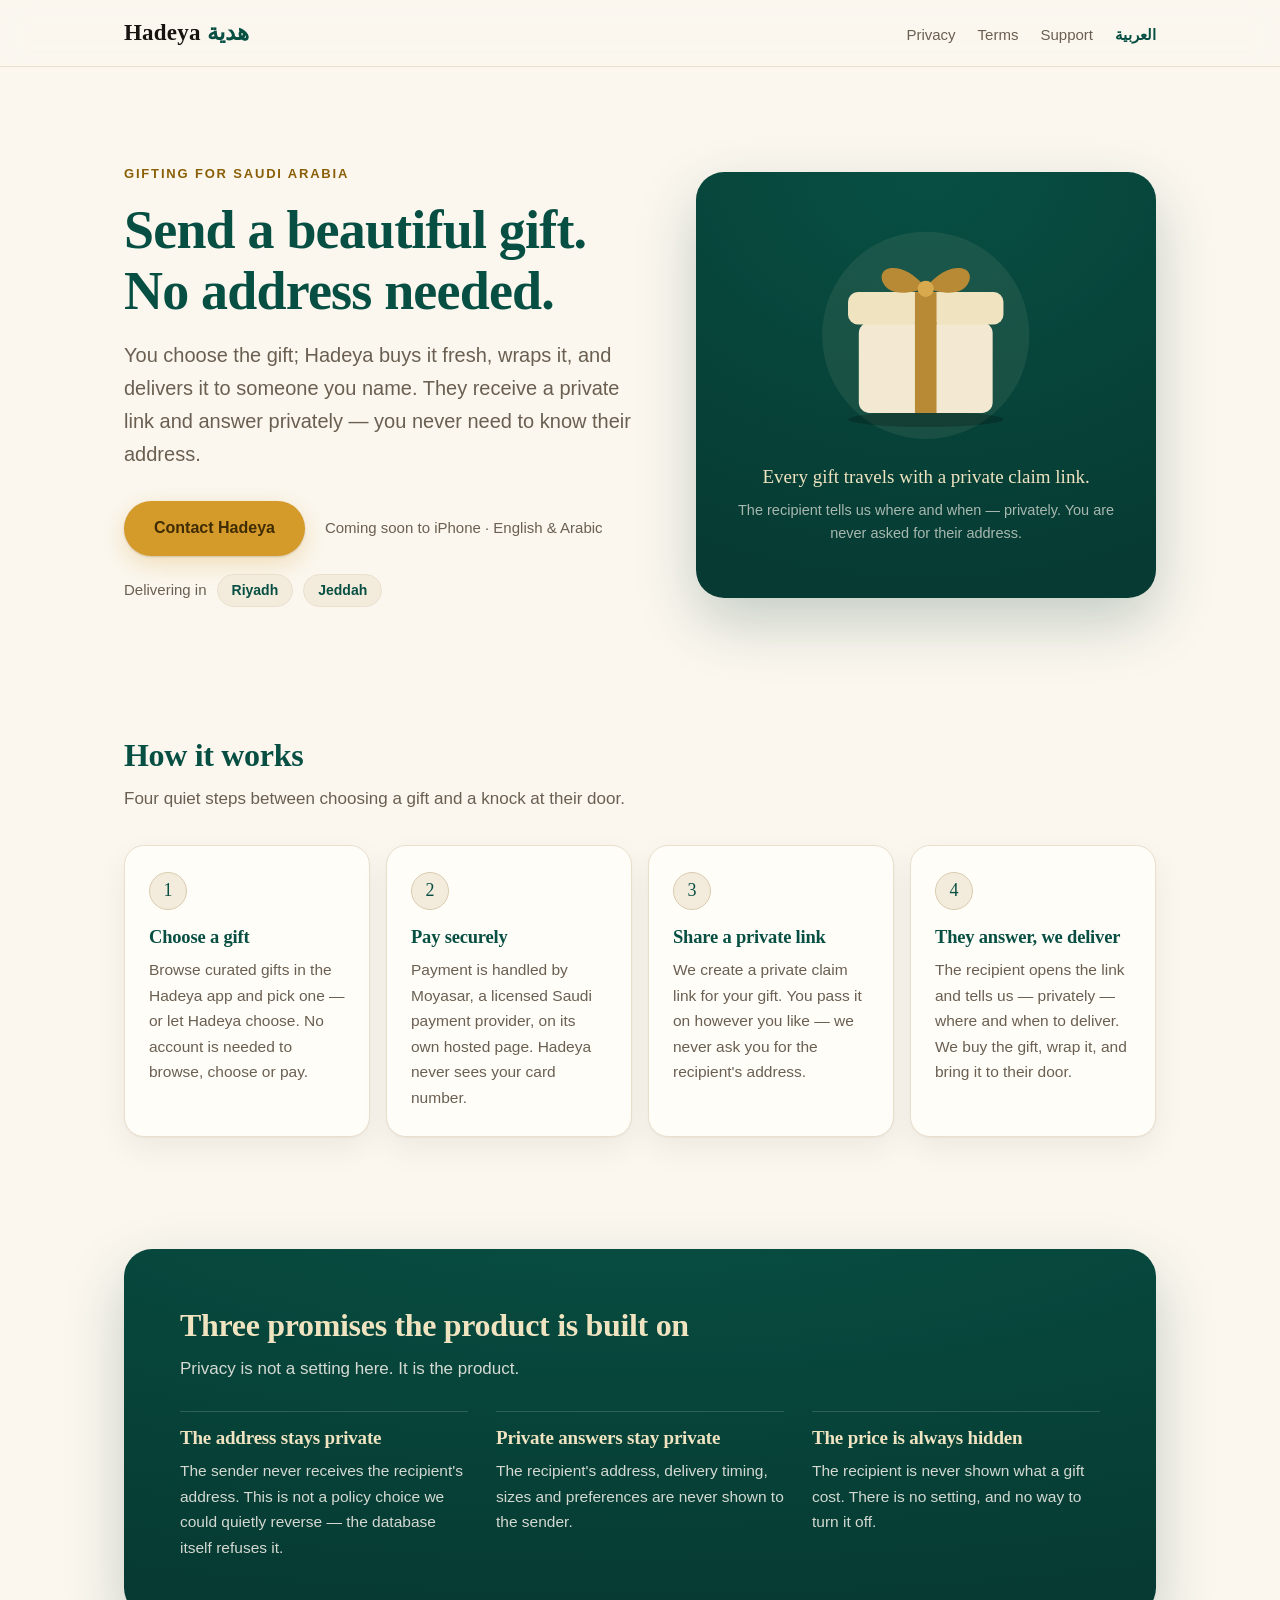
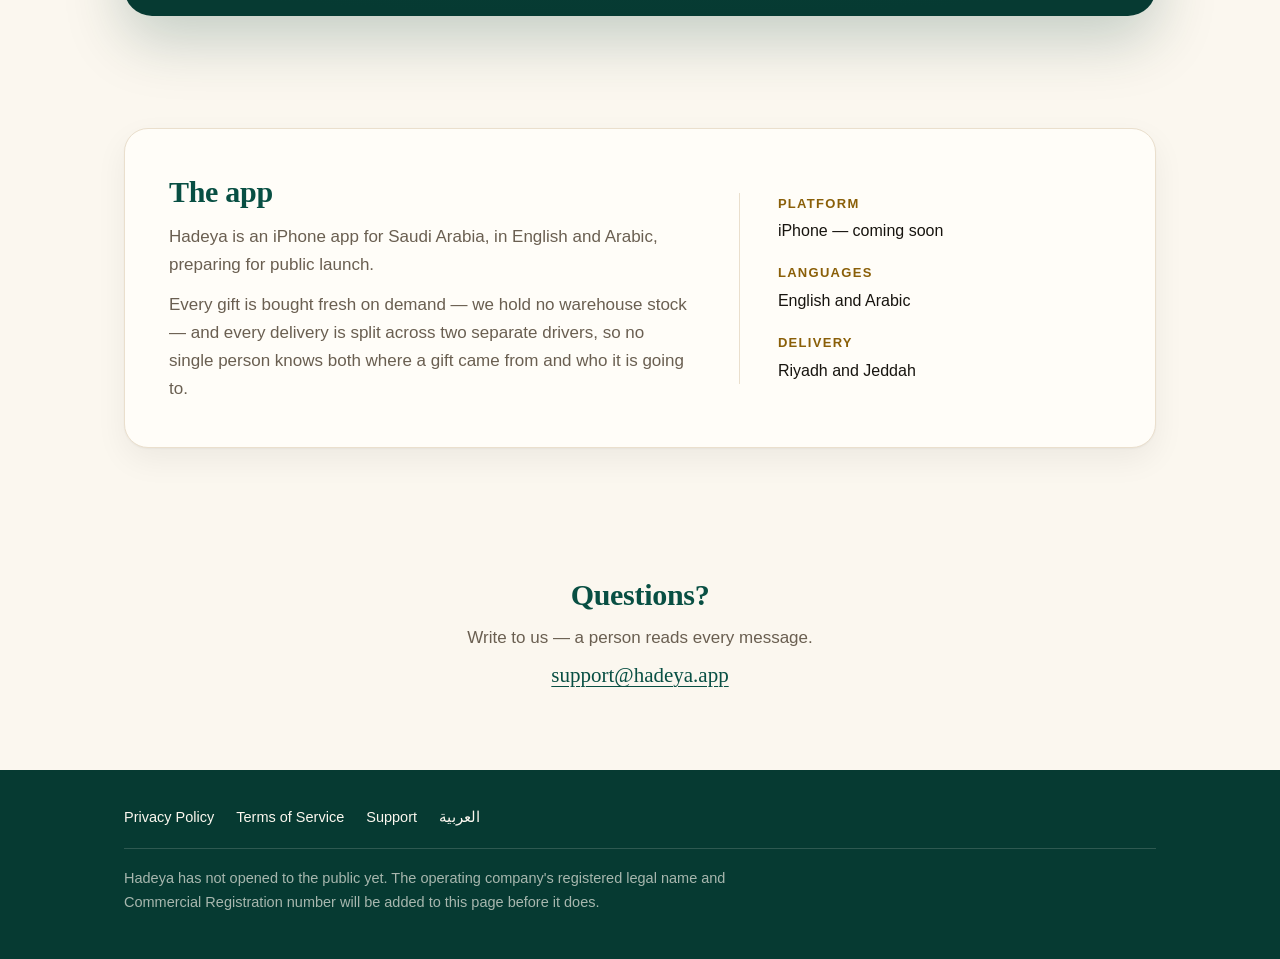
<file: index.html>
<!DOCTYPE html>
<html lang="en" dir="ltr">
<head>
<meta charset="utf-8">
<meta name="viewport" content="width=device-width, initial-scale=1">
<title>Hadeya — send a gift without needing an address</title>
<meta name="description" content="Hadeya is a luxury gifting service for Saudi Arabia. Choose a gift; we buy it, wrap it and deliver it — without you ever needing the recipient's address.">
<meta name="theme-color" content="#FBF7EF" media="(prefers-color-scheme: light)">
<meta name="theme-color" content="#141210" media="(prefers-color-scheme: dark)">
<link rel="stylesheet" href="/site.css">
<link rel="icon" href="/favicon.ico">
<link rel="alternate" hreflang="ar" href="/ar/">
</head>
<body>
<header class="top">
  <div class="top-inner">
    <a class="brand" href="/">Hadeya <span class="ar-mark">هدية</span></a>
    <nav class="site-nav">
      <a href="/privacy/">Privacy</a>
      <a href="/terms/">Terms</a>
      <a href="/support/">Support</a>
      <a class="lang" href="/ar/" lang="ar" dir="rtl">العربية</a>
    </nav>
  </div>
</header>

<main class="home">

  <section class="wrap hero">
    <div>
      <p class="eyebrow">Gifting for Saudi Arabia</p>
      <h1>Send a beautiful gift. No address needed.</h1>
      <p class="lede">You choose the gift; Hadeya buys it fresh, wraps it, and delivers it to someone you name. They receive a private link and answer privately — you never need to know their address.</p>
      <div class="hero-cta">
        <a class="btn-gold" href="mailto:support@hadeya.app">Contact Hadeya</a>
        <p class="soon-note">Coming soon to iPhone · English &amp; Arabic</p>
      </div>
      <p class="cities-line">Delivering in <span class="city-chip">Riyadh</span> <span class="city-chip">Jeddah</span></p>
    </div>
    <div class="hero-stage">
      <svg viewBox="0 0 220 200" role="img" aria-labelledby="gift-title">
        <title id="gift-title">A wrapped gift in Hadeya's signature cream and deep gold</title>
        <circle cx="110" cy="104" r="96" fill="rgba(239,227,192,0.08)"/>
        <ellipse cx="110" cy="182" rx="72" ry="7" fill="rgba(0,0,0,0.22)"/>
        <rect x="48" y="92" width="124" height="84" rx="10" fill="#F3E9D2"/>
        <rect x="38" y="64" width="144" height="30" rx="9" fill="#EFE3C0"/>
        <rect x="100" y="92" width="20" height="84" fill="#B98A36"/>
        <rect x="100" y="64" width="20" height="30" fill="#B98A36"/>
        <path d="M110 60 C 88 32, 60 40, 72 58 C 79 68, 98 65, 110 60 Z" fill="#B98A36"/>
        <path d="M110 60 C 132 32, 160 40, 148 58 C 141 68, 122 65, 110 60 Z" fill="#B98A36"/>
        <circle cx="110" cy="61" r="7.5" fill="#D9A94E"/>
      </svg>
      <p class="stage-caption">Every gift travels with a private claim link.</p>
      <p class="stage-sub">The recipient tells us where and when — privately. You are never asked for their address.</p>
    </div>
  </section>

  <section class="wrap section" id="how">
    <div class="section-head">
      <h2>How it works</h2>
      <p>Four quiet steps between choosing a gift and a knock at their door.</p>
    </div>
    <div class="how-grid">
      <div class="step-card">
        <div class="step-num">1</div>
        <h3>Choose a gift</h3>
        <p>Browse curated gifts in the Hadeya app and pick one — or let Hadeya choose. No account is needed to browse, choose or pay.</p>
      </div>
      <div class="step-card">
        <div class="step-num">2</div>
        <h3>Pay securely</h3>
        <p>Payment is handled by Moyasar, a licensed Saudi payment provider, on its own hosted page. Hadeya never sees your card number.</p>
      </div>
      <div class="step-card">
        <div class="step-num">3</div>
        <h3>Share a private link</h3>
        <p>We create a private claim link for your gift. You pass it on however you like — we never ask you for the recipient's address.</p>
      </div>
      <div class="step-card">
        <div class="step-num">4</div>
        <h3>They answer, we deliver</h3>
        <p>The recipient opens the link and tells us — privately — where and when to deliver. We buy the gift, wrap it, and bring it to their door.</p>
      </div>
    </div>
  </section>

  <section class="wrap section">
    <div class="promises">
      <div class="section-head">
        <h2>Three promises the product is built on</h2>
        <p>Privacy is not a setting here. It is the product.</p>
      </div>
      <div class="promise-grid">
        <div class="promise">
          <h3>The address stays private</h3>
          <p>The sender never receives the recipient's address. This is not a policy choice we could quietly reverse — the database itself refuses it.</p>
        </div>
        <div class="promise">
          <h3>Private answers stay private</h3>
          <p>The recipient's address, delivery timing, sizes and preferences are never shown to the sender.</p>
        </div>
        <div class="promise">
          <h3>The price is always hidden</h3>
          <p>The recipient is never shown what a gift cost. There is no setting, and no way to turn it off.</p>
        </div>
      </div>
    </div>
  </section>

  <section class="wrap section">
    <div class="app-card">
      <div>
        <h2>The app</h2>
        <p>Hadeya is an iPhone app for Saudi Arabia, in English and Arabic, preparing for public launch.</p>
        <p>Every gift is bought fresh on demand — we hold no warehouse stock — and every delivery is split across two separate drivers, so no single person knows both where a gift came from and who it is going to.</p>
      </div>
      <dl class="app-facts">
        <dt>Platform</dt>
        <dd>iPhone — coming soon</dd>
        <dt>Languages</dt>
        <dd>English and Arabic</dd>
        <dt>Delivery</dt>
        <dd>Riyadh and Jeddah</dd>
      </dl>
    </div>
  </section>

  <section class="wrap contact-close">
    <h2>Questions?</h2>
    <p>Write to us — a person reads every message.</p>
    <p><a class="mail-link" href="mailto:support@hadeya.app">support@hadeya.app</a></p>
  </section>

</main>

<footer>
  <div class="foot-inner">
    <nav>
      <a href="/privacy/">Privacy Policy</a>
      <a href="/terms/">Terms of Service</a>
      <a href="/support/">Support</a>
      <a href="/ar/" lang="ar" dir="rtl">العربية</a>
    </nav>
    <p class="legal-pending">Hadeya has not opened to the public yet. The operating company's registered legal name and Commercial Registration number will be added to this page before it does.</p>
  </div>
</footer>
</body>
</html>
</file>
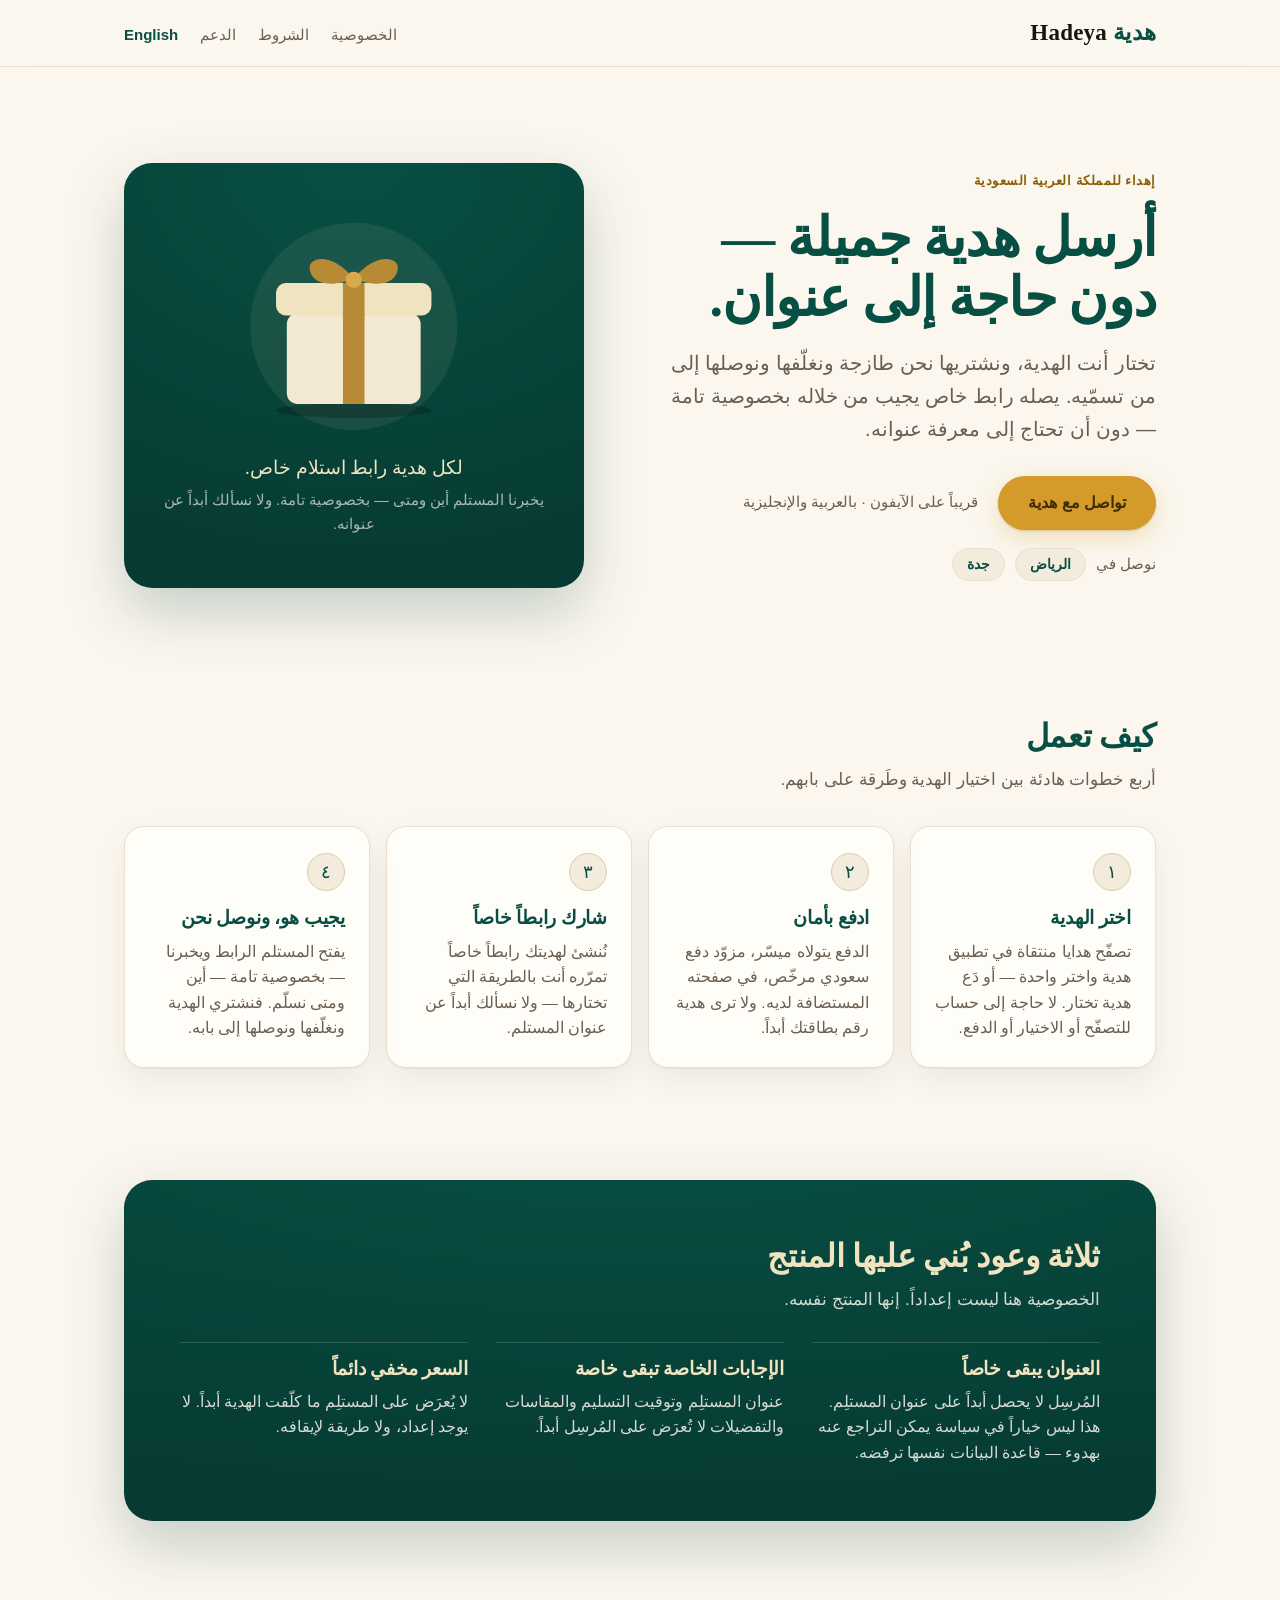
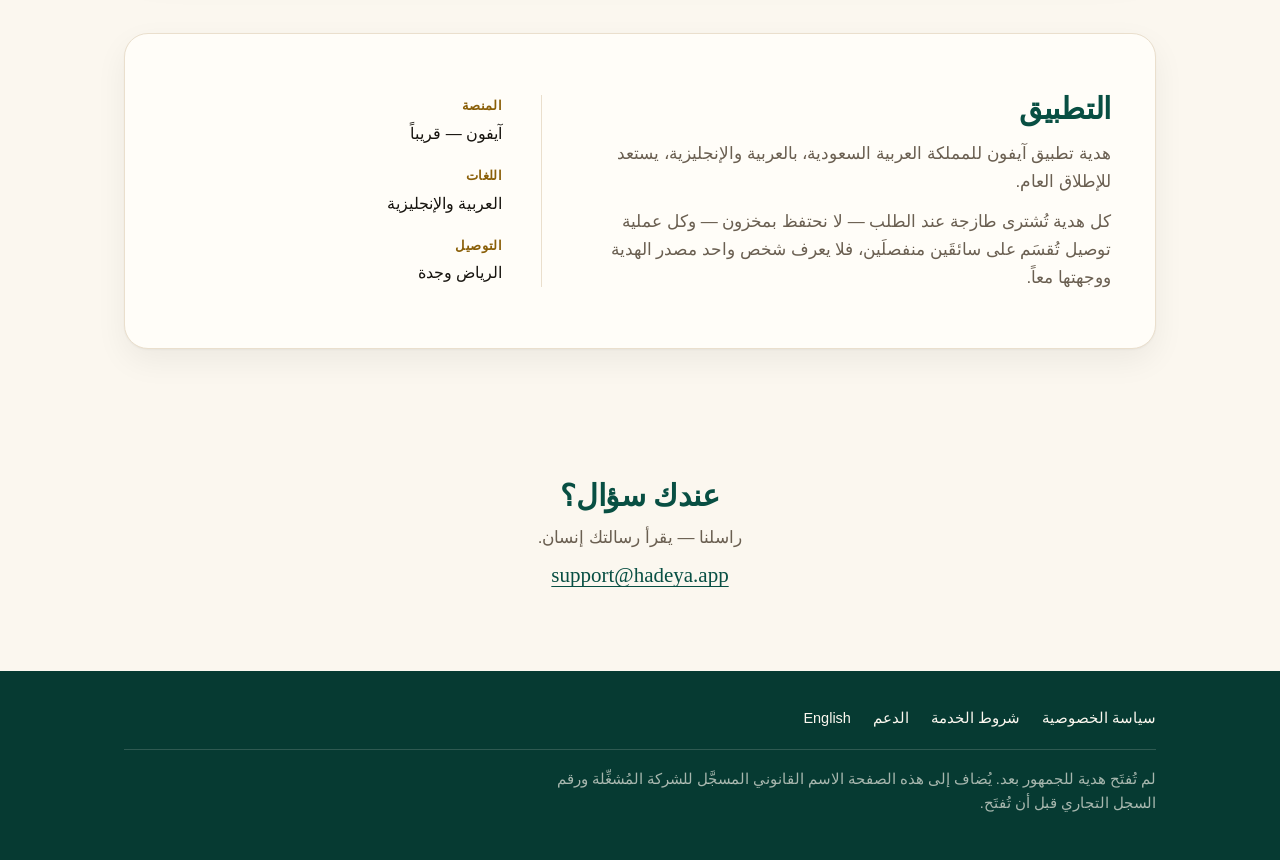
<file: ar/index.html>
<!DOCTYPE html>
<html lang="ar" dir="rtl">
<head>
<meta charset="utf-8">
<meta name="viewport" content="width=device-width, initial-scale=1">
<title>هدية — أرسل هدية دون حاجة إلى عنوان</title>
<meta name="description" content="هدية خدمة إهداء فاخرة للمملكة العربية السعودية. تختار الهدية، ونشتريها نحن ونغلّفها ونوصلها — دون أن تحتاج إلى معرفة عنوان المستلم.">
<meta name="theme-color" content="#FBF7EF" media="(prefers-color-scheme: light)">
<meta name="theme-color" content="#141210" media="(prefers-color-scheme: dark)">
<link rel="stylesheet" href="/site.css">
<link rel="icon" href="/favicon.ico">
<link rel="alternate" hreflang="en" href="/">
</head>
<body>
<header class="top">
  <div class="top-inner">
    <a class="brand" href="/ar/"><span class="ar-mark">هدية</span> Hadeya</a>
    <nav class="site-nav">
      <a href="/ar/privacy/">الخصوصية</a>
      <a href="/ar/terms/">الشروط</a>
      <a href="/ar/support/">الدعم</a>
      <a class="lang" href="/" lang="en" dir="ltr">English</a>
    </nav>
  </div>
</header>

<main class="home">

  <section class="wrap hero">
    <div>
      <p class="eyebrow">إهداء للمملكة العربية السعودية</p>
      <h1>أرسل هدية جميلة — دون حاجة إلى عنوان.</h1>
      <p class="lede">تختار أنت الهدية، ونشتريها نحن طازجة ونغلّفها ونوصلها إلى من تسمّيه. يصله رابط خاص يجيب من خلاله بخصوصية تامة — دون أن تحتاج إلى معرفة عنوانه.</p>
      <div class="hero-cta">
        <a class="btn-gold" href="mailto:support@hadeya.app">تواصل مع هدية</a>
        <p class="soon-note">قريباً على الآيفون · بالعربية والإنجليزية</p>
      </div>
      <p class="cities-line">نوصل في <span class="city-chip">الرياض</span> <span class="city-chip">جدة</span></p>
    </div>
    <div class="hero-stage">
      <svg viewBox="0 0 220 200" role="img" aria-labelledby="gift-title">
        <title id="gift-title">هدية مغلّفة بألوان هدية: كريمي وذهبي عميق</title>
        <circle cx="110" cy="104" r="96" fill="rgba(239,227,192,0.08)"/>
        <ellipse cx="110" cy="182" rx="72" ry="7" fill="rgba(0,0,0,0.22)"/>
        <rect x="48" y="92" width="124" height="84" rx="10" fill="#F3E9D2"/>
        <rect x="38" y="64" width="144" height="30" rx="9" fill="#EFE3C0"/>
        <rect x="100" y="92" width="20" height="84" fill="#B98A36"/>
        <rect x="100" y="64" width="20" height="30" fill="#B98A36"/>
        <path d="M110 60 C 88 32, 60 40, 72 58 C 79 68, 98 65, 110 60 Z" fill="#B98A36"/>
        <path d="M110 60 C 132 32, 160 40, 148 58 C 141 68, 122 65, 110 60 Z" fill="#B98A36"/>
        <circle cx="110" cy="61" r="7.5" fill="#D9A94E"/>
      </svg>
      <p class="stage-caption">لكل هدية رابط استلام خاص.</p>
      <p class="stage-sub">يخبرنا المستلم أين ومتى — بخصوصية تامة. ولا نسألك أبداً عن عنوانه.</p>
    </div>
  </section>

  <section class="wrap section" id="how">
    <div class="section-head">
      <h2>كيف تعمل</h2>
      <p>أربع خطوات هادئة بين اختيار الهدية وطَرقة على بابهم.</p>
    </div>
    <div class="how-grid">
      <div class="step-card">
        <div class="step-num">١</div>
        <h3>اختر الهدية</h3>
        <p>تصفّح هدايا منتقاة في تطبيق هدية واختر واحدة — أو دَع هدية تختار. لا حاجة إلى حساب للتصفّح أو الاختيار أو الدفع.</p>
      </div>
      <div class="step-card">
        <div class="step-num">٢</div>
        <h3>ادفع بأمان</h3>
        <p>الدفع يتولاه ميسّر، مزوّد دفع سعودي مرخّص، في صفحته المستضافة لديه. ولا ترى هدية رقم بطاقتك أبداً.</p>
      </div>
      <div class="step-card">
        <div class="step-num">٣</div>
        <h3>شارك رابطاً خاصاً</h3>
        <p>نُنشئ لهديتك رابطاً خاصاً تمرّره أنت بالطريقة التي تختارها — ولا نسألك أبداً عن عنوان المستلم.</p>
      </div>
      <div class="step-card">
        <div class="step-num">٤</div>
        <h3>يجيب هو، ونوصل نحن</h3>
        <p>يفتح المستلم الرابط ويخبرنا — بخصوصية تامة — أين ومتى نسلّم. فنشتري الهدية ونغلّفها ونوصلها إلى بابه.</p>
      </div>
    </div>
  </section>

  <section class="wrap section">
    <div class="promises">
      <div class="section-head">
        <h2>ثلاثة وعود بُني عليها المنتج</h2>
        <p>الخصوصية هنا ليست إعداداً. إنها المنتج نفسه.</p>
      </div>
      <div class="promise-grid">
        <div class="promise">
          <h3>العنوان يبقى خاصاً</h3>
          <p>المُرسِل لا يحصل أبداً على عنوان المستلِم. هذا ليس خياراً في سياسة يمكن التراجع عنه بهدوء — قاعدة البيانات نفسها ترفضه.</p>
        </div>
        <div class="promise">
          <h3>الإجابات الخاصة تبقى خاصة</h3>
          <p>عنوان المستلِم وتوقيت التسليم والمقاسات والتفضيلات لا تُعرَض على المُرسِل أبداً.</p>
        </div>
        <div class="promise">
          <h3>السعر مخفي دائماً</h3>
          <p>لا يُعرَض على المستلِم ما كلّفت الهدية أبداً. لا يوجد إعداد، ولا طريقة لإيقافه.</p>
        </div>
      </div>
    </div>
  </section>

  <section class="wrap section">
    <div class="app-card">
      <div>
        <h2>التطبيق</h2>
        <p>هدية تطبيق آيفون للمملكة العربية السعودية، بالعربية والإنجليزية، يستعد للإطلاق العام.</p>
        <p>كل هدية تُشترى طازجة عند الطلب — لا نحتفظ بمخزون — وكل عملية توصيل تُقسَم على سائقَين منفصلَين، فلا يعرف شخص واحد مصدر الهدية ووجهتها معاً.</p>
      </div>
      <dl class="app-facts">
        <dt>المنصة</dt>
        <dd>آيفون — قريباً</dd>
        <dt>اللغات</dt>
        <dd>العربية والإنجليزية</dd>
        <dt>التوصيل</dt>
        <dd>الرياض وجدة</dd>
      </dl>
    </div>
  </section>

  <section class="wrap contact-close">
    <h2>عندك سؤال؟</h2>
    <p>راسلنا — يقرأ رسالتك إنسان.</p>
    <p><a class="mail-link" href="mailto:support@hadeya.app" dir="ltr">support@hadeya.app</a></p>
  </section>

</main>

<footer>
  <div class="foot-inner">
    <nav>
      <a href="/ar/privacy/">سياسة الخصوصية</a>
      <a href="/ar/terms/">شروط الخدمة</a>
      <a href="/ar/support/">الدعم</a>
      <a href="/" lang="en" dir="ltr">English</a>
    </nav>
    <p class="legal-pending">لم تُفتَح هدية للجمهور بعد. يُضاف إلى هذه الصفحة الاسم القانوني المسجَّل للشركة المُشغِّلة ورقم السجل التجاري قبل أن تُفتَح.</p>
  </div>
</footer>
</body>
</html>
</file>
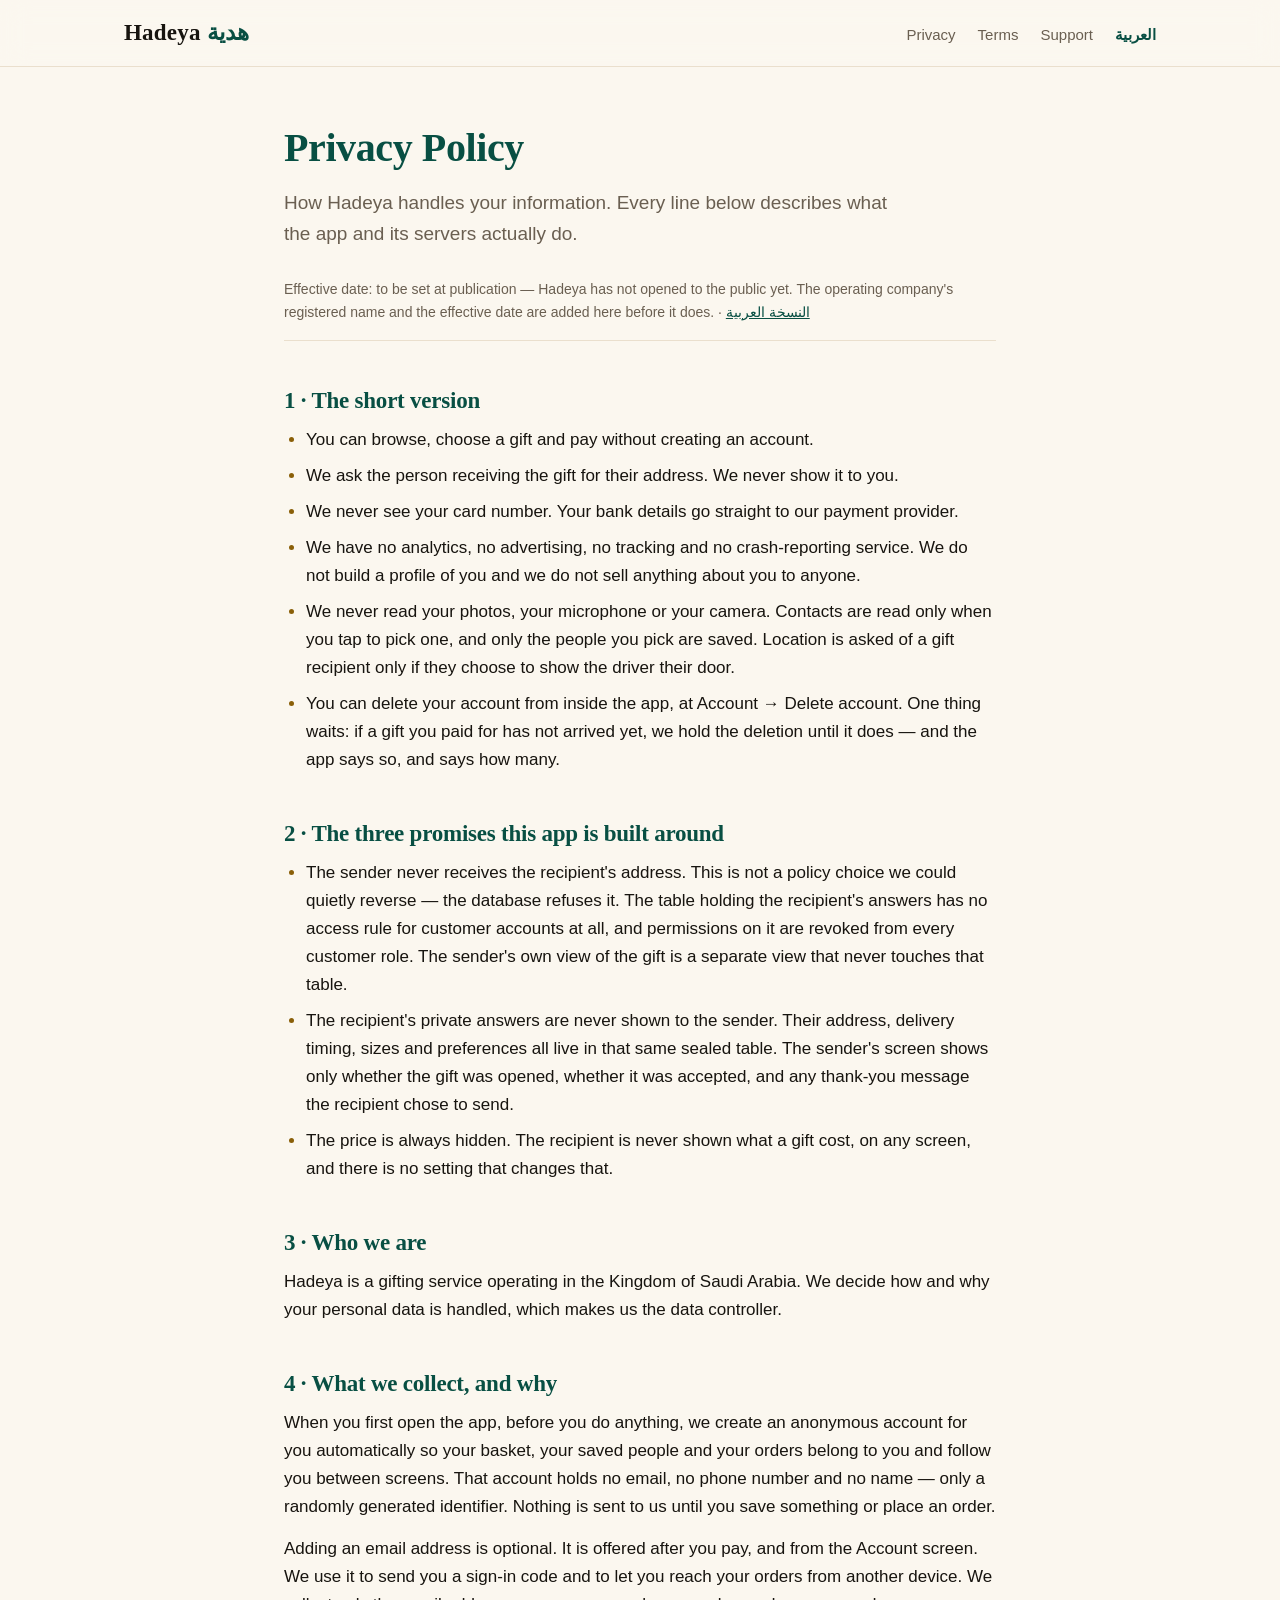
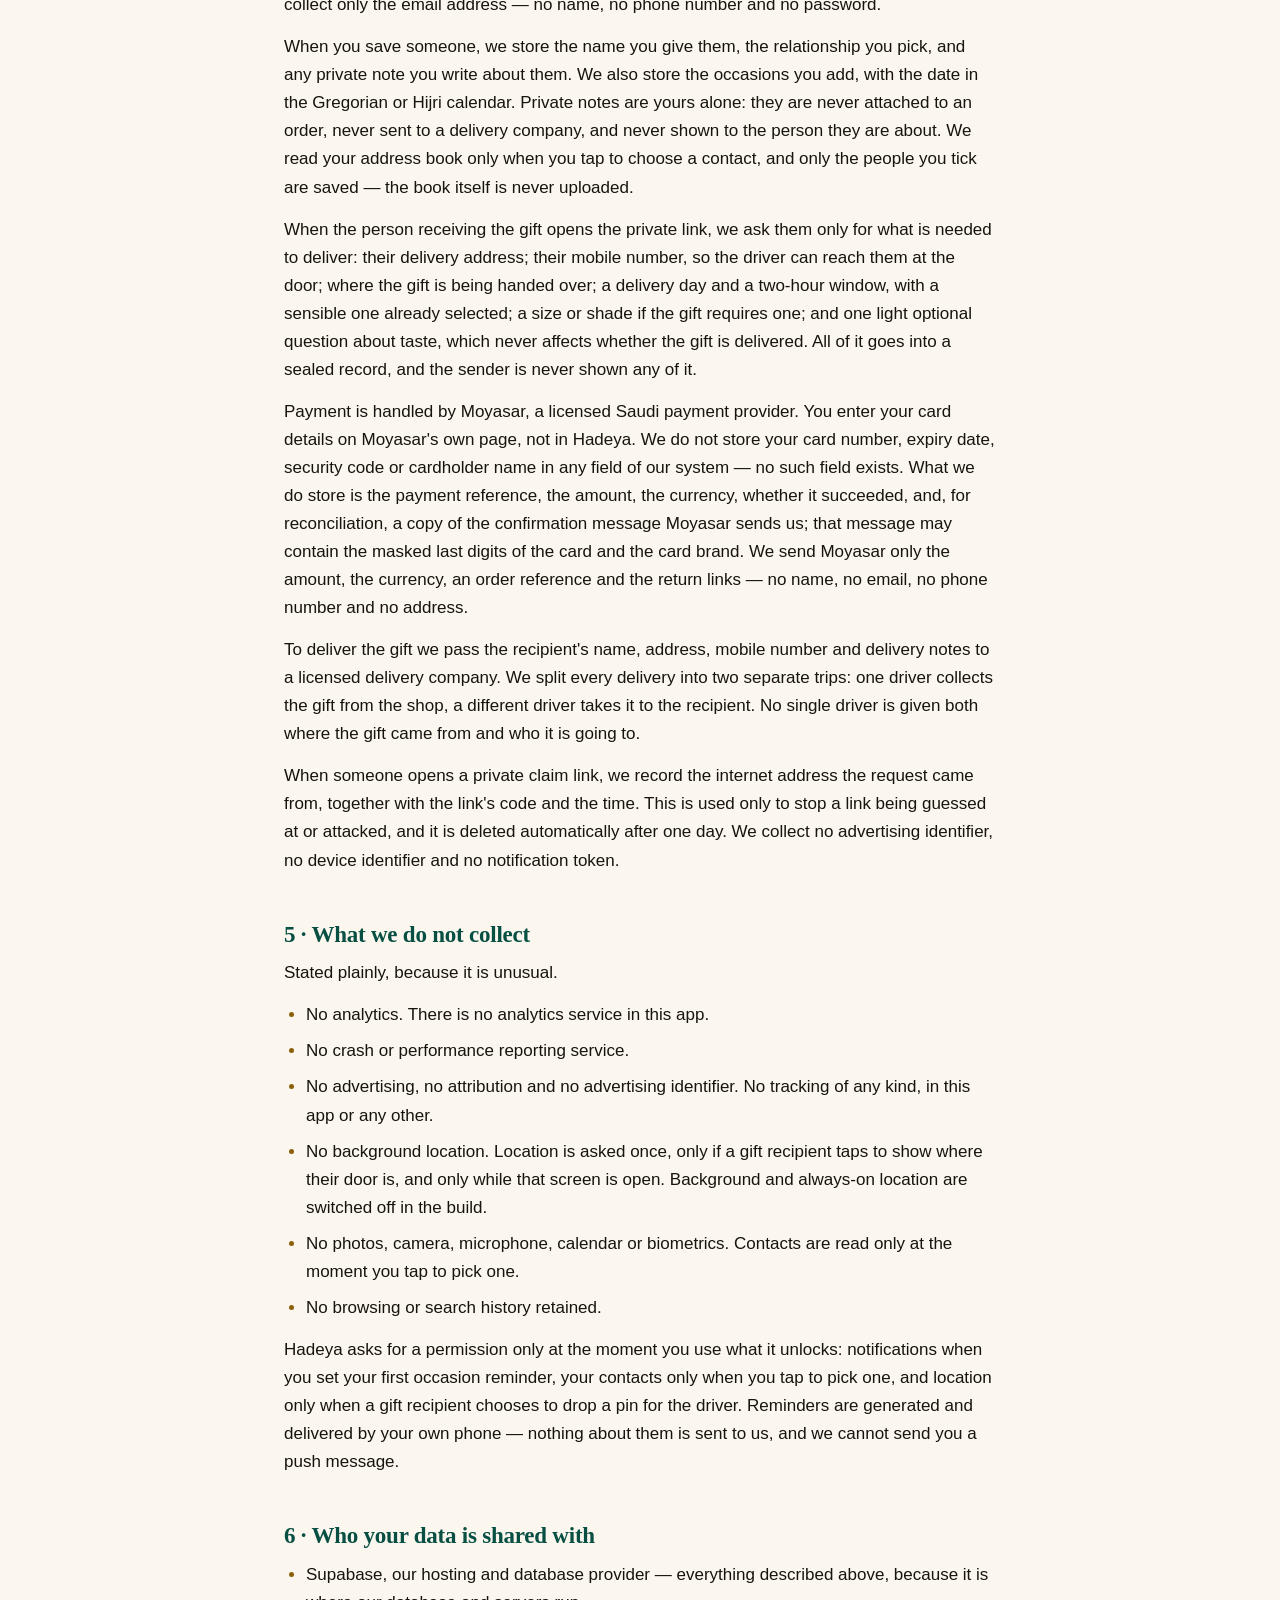
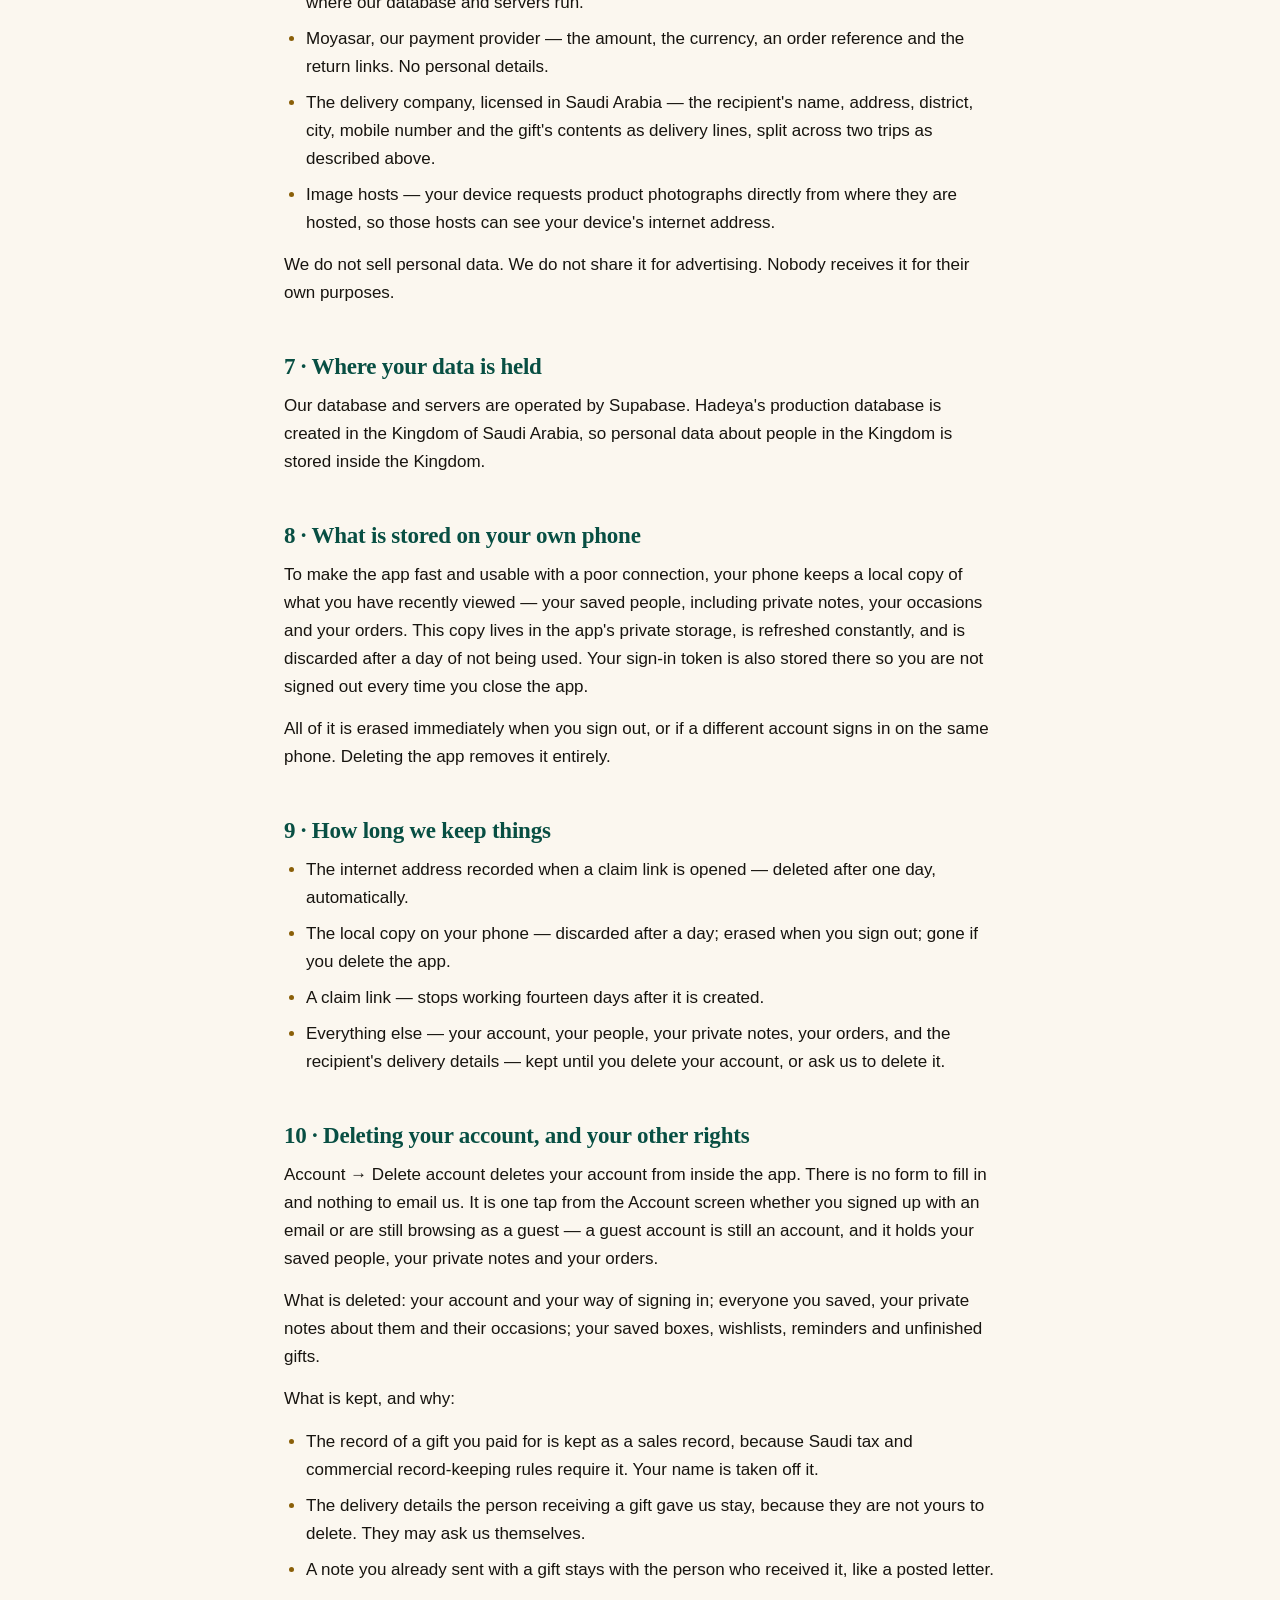
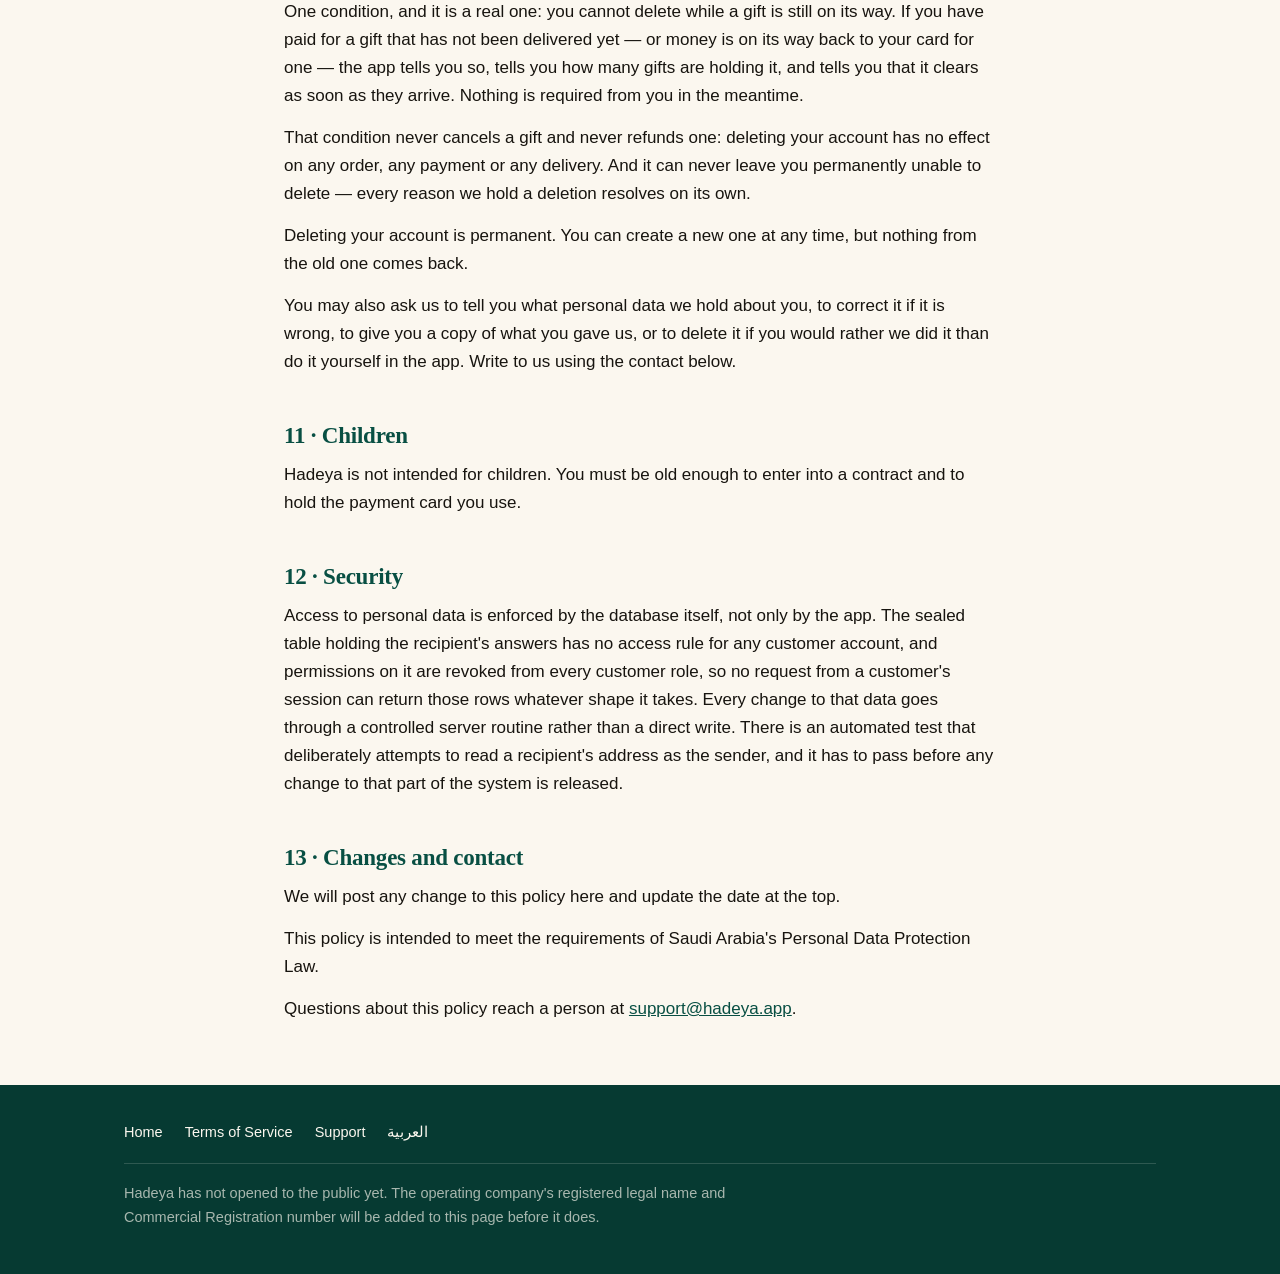
<file: privacy/index.html>
<!DOCTYPE html>
<html lang="en" dir="ltr">
<head>
<meta charset="utf-8">
<meta name="viewport" content="width=device-width, initial-scale=1">
<title>Privacy Policy — Hadeya</title>
<meta name="description" content="How Hadeya handles your information. Every line describes what the app and its servers actually do.">
<link rel="stylesheet" href="/site.css">
<link rel="icon" href="/favicon.ico">
<link rel="alternate" hreflang="ar" href="/ar/privacy/">
</head>
<body>
<header class="top">
  <div class="top-inner">
    <a class="brand" href="/">Hadeya <span class="ar-mark">هدية</span></a>
    <nav class="site-nav">
      <a href="/privacy/">Privacy</a>
      <a href="/terms/">Terms</a>
      <a href="/support/">Support</a>
      <a class="lang" href="/ar/privacy/" lang="ar" dir="rtl">العربية</a>
    </nav>
  </div>
</header>

<main>
  <h1>Privacy Policy</h1>
  <p class="lede">How Hadeya handles your information. Every line below describes what the app and its servers actually do.</p>
  <p class="doc-meta">Effective date: to be set at publication — Hadeya has not opened to the public yet. The operating company's registered name and the effective date are added here before it does. · <a href="/ar/privacy/" lang="ar" dir="rtl">النسخة العربية</a></p>

  <h2>1 · The short version</h2>
  <ul>
    <li>You can browse, choose a gift and pay without creating an account.</li>
    <li>We ask the person receiving the gift for their address. We never show it to you.</li>
    <li>We never see your card number. Your bank details go straight to our payment provider.</li>
    <li>We have no analytics, no advertising, no tracking and no crash-reporting service. We do not build a profile of you and we do not sell anything about you to anyone.</li>
    <li>We never read your photos, your microphone or your camera. Contacts are read only when you tap to pick one, and only the people you pick are saved. Location is asked of a gift recipient only if they choose to show the driver their door.</li>
    <li>You can delete your account from inside the app, at Account → Delete account. One thing waits: if a gift you paid for has not arrived yet, we hold the deletion until it does — and the app says so, and says how many.</li>
  </ul>

  <h2>2 · The three promises this app is built around</h2>
  <ul>
    <li>The sender never receives the recipient's address. This is not a policy choice we could quietly reverse — the database refuses it. The table holding the recipient's answers has no access rule for customer accounts at all, and permissions on it are revoked from every customer role. The sender's own view of the gift is a separate view that never touches that table.</li>
    <li>The recipient's private answers are never shown to the sender. Their address, delivery timing, sizes and preferences all live in that same sealed table. The sender's screen shows only whether the gift was opened, whether it was accepted, and any thank-you message the recipient chose to send.</li>
    <li>The price is always hidden. The recipient is never shown what a gift cost, on any screen, and there is no setting that changes that.</li>
  </ul>

  <h2>3 · Who we are</h2>
  <p>Hadeya is a gifting service operating in the Kingdom of Saudi Arabia. We decide how and why your personal data is handled, which makes us the data controller.</p>

  <h2>4 · What we collect, and why</h2>
  <p>When you first open the app, before you do anything, we create an anonymous account for you automatically so your basket, your saved people and your orders belong to you and follow you between screens. That account holds no email, no phone number and no name — only a randomly generated identifier. Nothing is sent to us until you save something or place an order.</p>
  <p>Adding an email address is optional. It is offered after you pay, and from the Account screen. We use it to send you a sign-in code and to let you reach your orders from another device. We collect only the email address — no name, no phone number and no password.</p>
  <p>When you save someone, we store the name you give them, the relationship you pick, and any private note you write about them. We also store the occasions you add, with the date in the Gregorian or Hijri calendar. Private notes are yours alone: they are never attached to an order, never sent to a delivery company, and never shown to the person they are about. We read your address book only when you tap to choose a contact, and only the people you tick are saved — the book itself is never uploaded.</p>
  <p>When the person receiving the gift opens the private link, we ask them only for what is needed to deliver: their delivery address; their mobile number, so the driver can reach them at the door; where the gift is being handed over; a delivery day and a two-hour window, with a sensible one already selected; a size or shade if the gift requires one; and one light optional question about taste, which never affects whether the gift is delivered. All of it goes into a sealed record, and the sender is never shown any of it.</p>
  <p>Payment is handled by Moyasar, a licensed Saudi payment provider. You enter your card details on Moyasar's own page, not in Hadeya. We do not store your card number, expiry date, security code or cardholder name in any field of our system — no such field exists. What we do store is the payment reference, the amount, the currency, whether it succeeded, and, for reconciliation, a copy of the confirmation message Moyasar sends us; that message may contain the masked last digits of the card and the card brand. We send Moyasar only the amount, the currency, an order reference and the return links — no name, no email, no phone number and no address.</p>
  <p>To deliver the gift we pass the recipient's name, address, mobile number and delivery notes to a licensed delivery company. We split every delivery into two separate trips: one driver collects the gift from the shop, a different driver takes it to the recipient. No single driver is given both where the gift came from and who it is going to.</p>
  <p>When someone opens a private claim link, we record the internet address the request came from, together with the link's code and the time. This is used only to stop a link being guessed at or attacked, and it is deleted automatically after one day. We collect no advertising identifier, no device identifier and no notification token.</p>

  <h2>5 · What we do not collect</h2>
  <p>Stated plainly, because it is unusual.</p>
  <ul>
    <li>No analytics. There is no analytics service in this app.</li>
    <li>No crash or performance reporting service.</li>
    <li>No advertising, no attribution and no advertising identifier. No tracking of any kind, in this app or any other.</li>
    <li>No background location. Location is asked once, only if a gift recipient taps to show where their door is, and only while that screen is open. Background and always-on location are switched off in the build.</li>
    <li>No photos, camera, microphone, calendar or biometrics. Contacts are read only at the moment you tap to pick one.</li>
    <li>No browsing or search history retained.</li>
  </ul>
  <p>Hadeya asks for a permission only at the moment you use what it unlocks: notifications when you set your first occasion reminder, your contacts only when you tap to pick one, and location only when a gift recipient chooses to drop a pin for the driver. Reminders are generated and delivered by your own phone — nothing about them is sent to us, and we cannot send you a push message.</p>

  <h2>6 · Who your data is shared with</h2>
  <ul>
    <li>Supabase, our hosting and database provider — everything described above, because it is where our database and servers run.</li>
    <li>Moyasar, our payment provider — the amount, the currency, an order reference and the return links. No personal details.</li>
    <li>The delivery company, licensed in Saudi Arabia — the recipient's name, address, district, city, mobile number and the gift's contents as delivery lines, split across two trips as described above.</li>
    <li>Image hosts — your device requests product photographs directly from where they are hosted, so those hosts can see your device's internet address.</li>
  </ul>
  <p>We do not sell personal data. We do not share it for advertising. Nobody receives it for their own purposes.</p>

  <h2>7 · Where your data is held</h2>
  <p>Our database and servers are operated by Supabase. Hadeya's production database is created in the Kingdom of Saudi Arabia, so personal data about people in the Kingdom is stored inside the Kingdom.</p>

  <h2>8 · What is stored on your own phone</h2>
  <p>To make the app fast and usable with a poor connection, your phone keeps a local copy of what you have recently viewed — your saved people, including private notes, your occasions and your orders. This copy lives in the app's private storage, is refreshed constantly, and is discarded after a day of not being used. Your sign-in token is also stored there so you are not signed out every time you close the app.</p>
  <p>All of it is erased immediately when you sign out, or if a different account signs in on the same phone. Deleting the app removes it entirely.</p>

  <h2>9 · How long we keep things</h2>
  <ul>
    <li>The internet address recorded when a claim link is opened — deleted after one day, automatically.</li>
    <li>The local copy on your phone — discarded after a day; erased when you sign out; gone if you delete the app.</li>
    <li>A claim link — stops working fourteen days after it is created.</li>
    <li>Everything else — your account, your people, your private notes, your orders, and the recipient's delivery details — kept until you delete your account, or ask us to delete it.</li>
  </ul>

  <h2>10 · Deleting your account, and your other rights</h2>
  <p>Account → Delete account deletes your account from inside the app. There is no form to fill in and nothing to email us. It is one tap from the Account screen whether you signed up with an email or are still browsing as a guest — a guest account is still an account, and it holds your saved people, your private notes and your orders.</p>
  <p>What is deleted: your account and your way of signing in; everyone you saved, your private notes about them and their occasions; your saved boxes, wishlists, reminders and unfinished gifts.</p>
  <p>What is kept, and why:</p>
  <ul>
    <li>The record of a gift you paid for is kept as a sales record, because Saudi tax and commercial record-keeping rules require it. Your name is taken off it.</li>
    <li>The delivery details the person receiving a gift gave us stay, because they are not yours to delete. They may ask us themselves.</li>
    <li>A note you already sent with a gift stays with the person who received it, like a posted letter.</li>
  </ul>
  <p>One condition, and it is a real one: you cannot delete while a gift is still on its way. If you have paid for a gift that has not been delivered yet — or money is on its way back to your card for one — the app tells you so, tells you how many gifts are holding it, and tells you that it clears as soon as they arrive. Nothing is required from you in the meantime.</p>
  <p>That condition never cancels a gift and never refunds one: deleting your account has no effect on any order, any payment or any delivery. And it can never leave you permanently unable to delete — every reason we hold a deletion resolves on its own.</p>
  <p>Deleting your account is permanent. You can create a new one at any time, but nothing from the old one comes back.</p>
  <p>You may also ask us to tell you what personal data we hold about you, to correct it if it is wrong, to give you a copy of what you gave us, or to delete it if you would rather we did it than do it yourself in the app. Write to us using the contact below.</p>

  <h2>11 · Children</h2>
  <p>Hadeya is not intended for children. You must be old enough to enter into a contract and to hold the payment card you use.</p>

  <h2>12 · Security</h2>
  <p>Access to personal data is enforced by the database itself, not only by the app. The sealed table holding the recipient's answers has no access rule for any customer account, and permissions on it are revoked from every customer role, so no request from a customer's session can return those rows whatever shape it takes. Every change to that data goes through a controlled server routine rather than a direct write. There is an automated test that deliberately attempts to read a recipient's address as the sender, and it has to pass before any change to that part of the system is released.</p>

  <h2>13 · Changes and contact</h2>
  <p>We will post any change to this policy here and update the date at the top.</p>
  <p>This policy is intended to meet the requirements of Saudi Arabia's Personal Data Protection Law.</p>
  <p>Questions about this policy reach a person at <a href="mailto:support@hadeya.app?subject=Hadeya%20%E2%80%94%20a%20question%20about%20the%20privacy%20policy%20or%20the%20terms">support@hadeya.app</a>.</p>
</main>

<footer>
  <div class="foot-inner">
    <nav>
      <a href="/">Home</a>
      <a href="/terms/">Terms of Service</a>
      <a href="/support/">Support</a>
      <a href="/ar/privacy/" lang="ar" dir="rtl">العربية</a>
    </nav>
    <p class="legal-pending">Hadeya has not opened to the public yet. The operating company's registered legal name and Commercial Registration number will be added to this page before it does.</p>
  </div>
</footer>
</body>
</html>
</file>
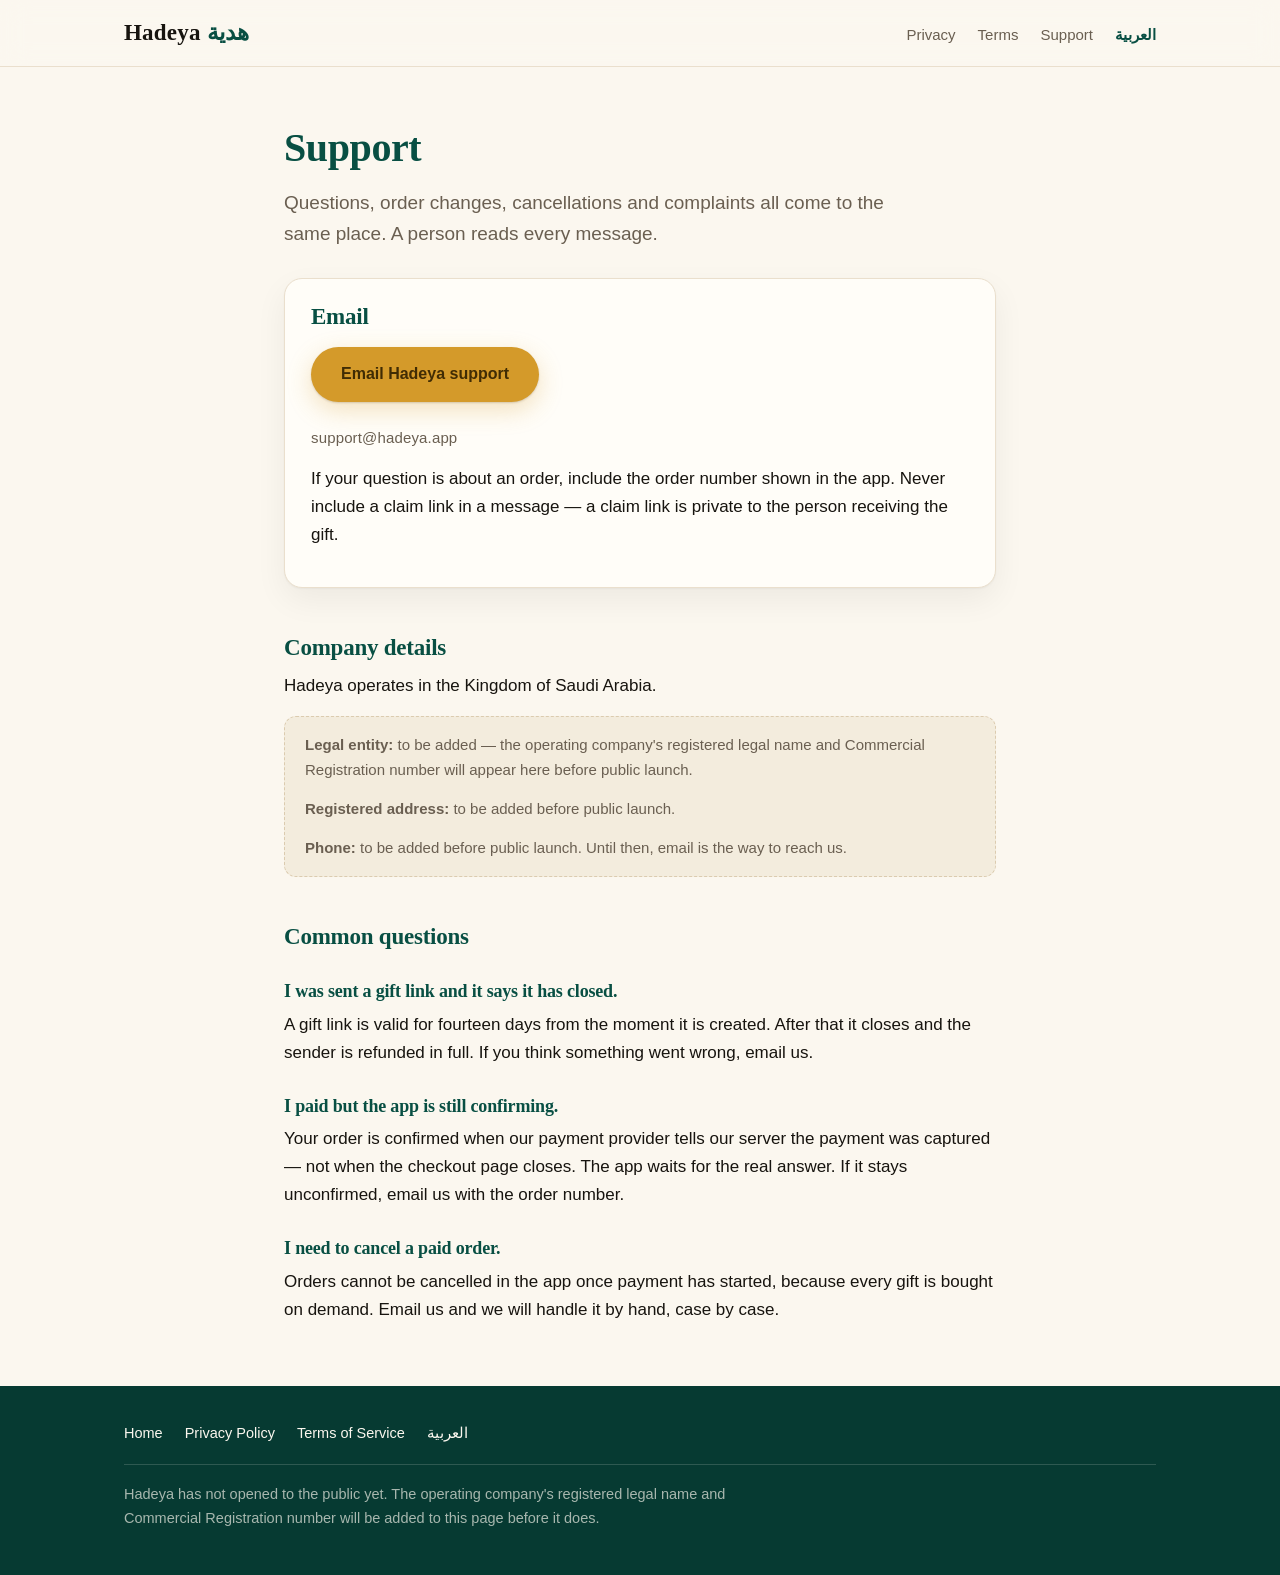
<file: support/index.html>
<!DOCTYPE html>
<html lang="en" dir="ltr">
<head>
<meta charset="utf-8">
<meta name="viewport" content="width=device-width, initial-scale=1">
<title>Support — Hadeya</title>
<meta name="description" content="How to reach Hadeya: support mailbox, legal address and phone.">
<link rel="stylesheet" href="/site.css">
<link rel="icon" href="/favicon.ico">
<link rel="alternate" hreflang="ar" href="/ar/support/">
</head>
<body>
<header class="top">
  <div class="top-inner">
    <a class="brand" href="/">Hadeya <span class="ar-mark">هدية</span></a>
    <nav class="site-nav">
      <a href="/privacy/">Privacy</a>
      <a href="/terms/">Terms</a>
      <a href="/support/">Support</a>
      <a class="lang" href="/ar/support/" lang="ar" dir="rtl">العربية</a>
    </nav>
  </div>
</header>

<main>
  <h1>Support</h1>
  <p class="lede">Questions, order changes, cancellations and complaints all come to the same place. A person reads every message.</p>

  <div class="card">
    <h2>Email</h2>
    <p><a class="btn-gold" href="mailto:support@hadeya.app">Email Hadeya support</a></p>
    <p class="contact-line">support@hadeya.app</p>
    <p>If your question is about an order, include the order number shown in the app. Never include a claim link in a message — a claim link is private to the person receiving the gift.</p>
  </div>

  <h2>Company details</h2>
  <p>Hadeya operates in the Kingdom of Saudi Arabia.</p>
  <div class="placeholder">
    <p><b>Legal entity:</b> to be added — the operating company's registered legal name and Commercial Registration number will appear here before public launch.</p>
    <p><b>Registered address:</b> to be added before public launch.</p>
    <p style="margin-bottom:0"><b>Phone:</b> to be added before public launch. Until then, email is the way to reach us.</p>
  </div>

  <h2>Common questions</h2>
  <h3>I was sent a gift link and it says it has closed.</h3>
  <p>A gift link is valid for fourteen days from the moment it is created. After that it closes and the sender is refunded in full. If you think something went wrong, email us.</p>
  <h3>I paid but the app is still confirming.</h3>
  <p>Your order is confirmed when our payment provider tells our server the payment was captured — not when the checkout page closes. The app waits for the real answer. If it stays unconfirmed, email us with the order number.</p>
  <h3>I need to cancel a paid order.</h3>
  <p>Orders cannot be cancelled in the app once payment has started, because every gift is bought on demand. Email us and we will handle it by hand, case by case.</p>
</main>

<footer>
  <div class="foot-inner">
    <nav>
      <a href="/">Home</a>
      <a href="/privacy/">Privacy Policy</a>
      <a href="/terms/">Terms of Service</a>
      <a href="/ar/support/" lang="ar" dir="rtl">العربية</a>
    </nav>
    <p class="legal-pending">Hadeya has not opened to the public yet. The operating company's registered legal name and Commercial Registration number will be added to this page before it does.</p>
  </div>
</footer>
</body>
</html>
</file>
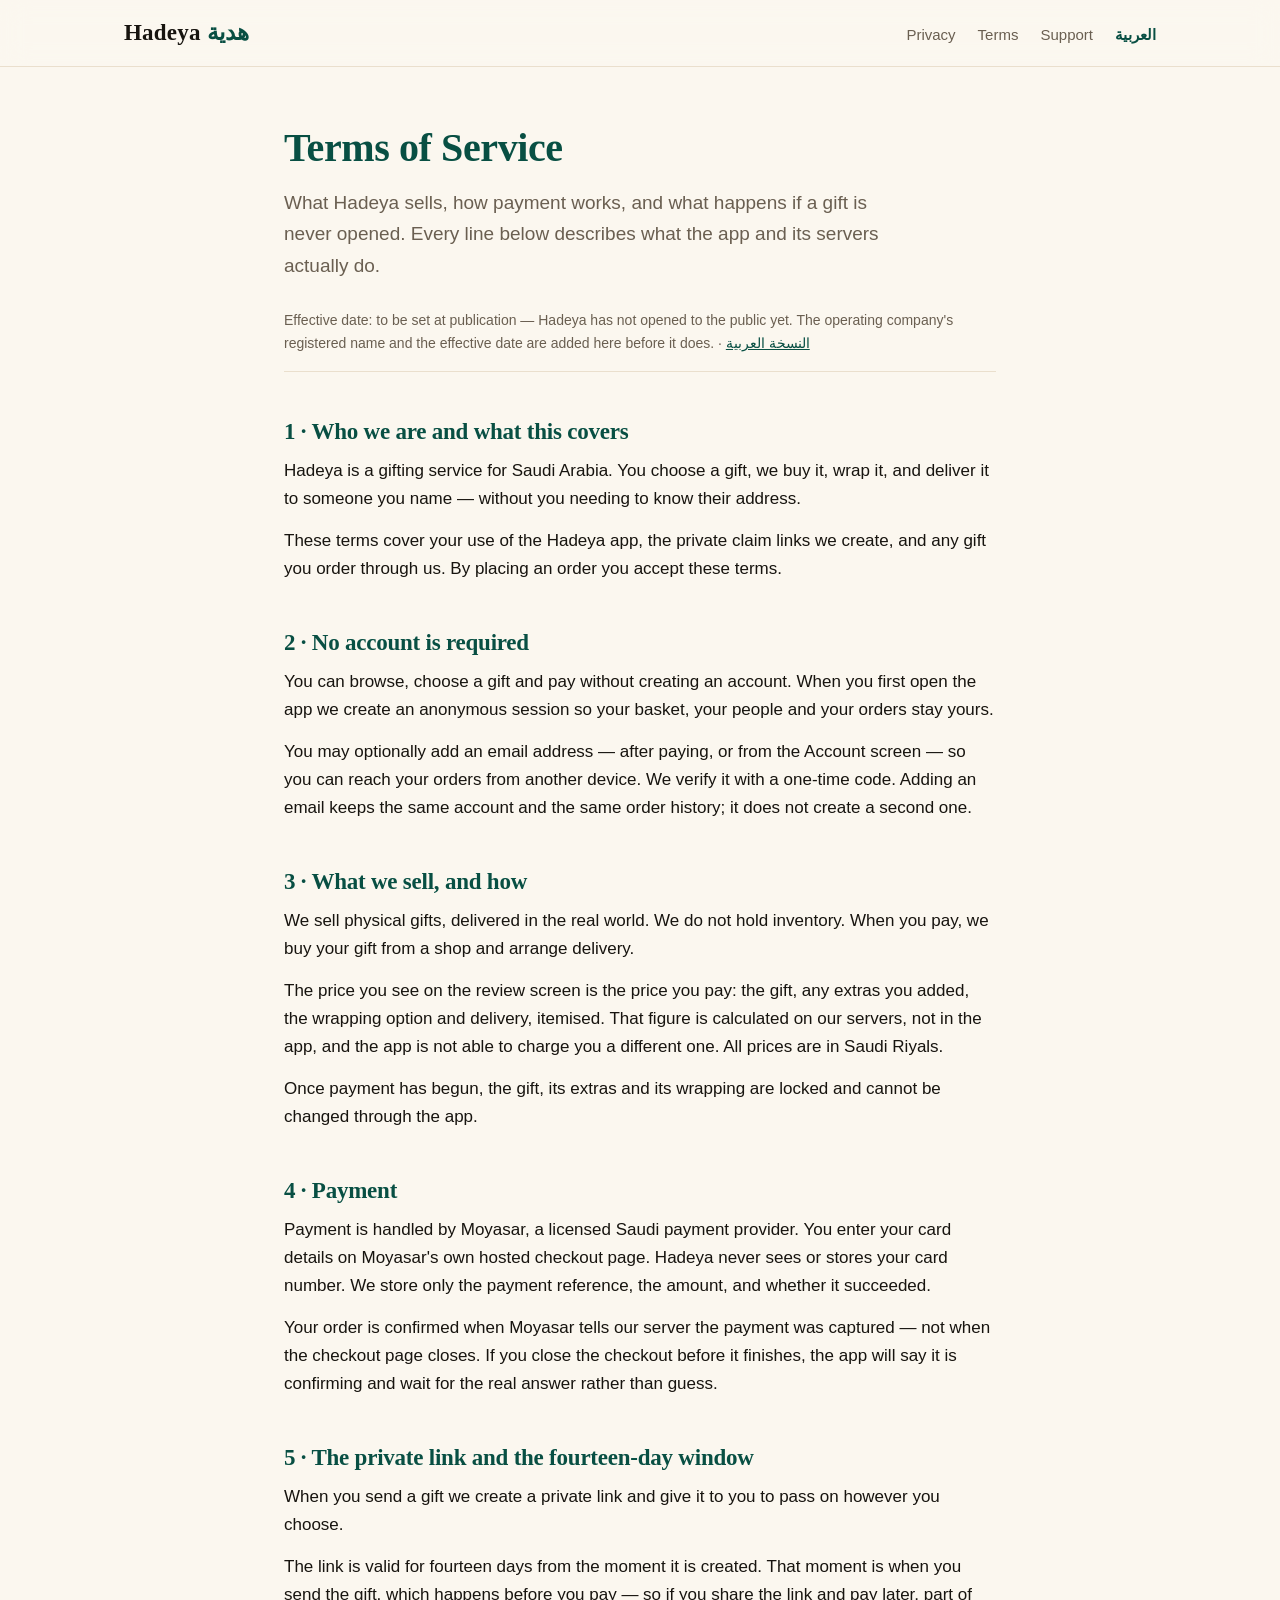
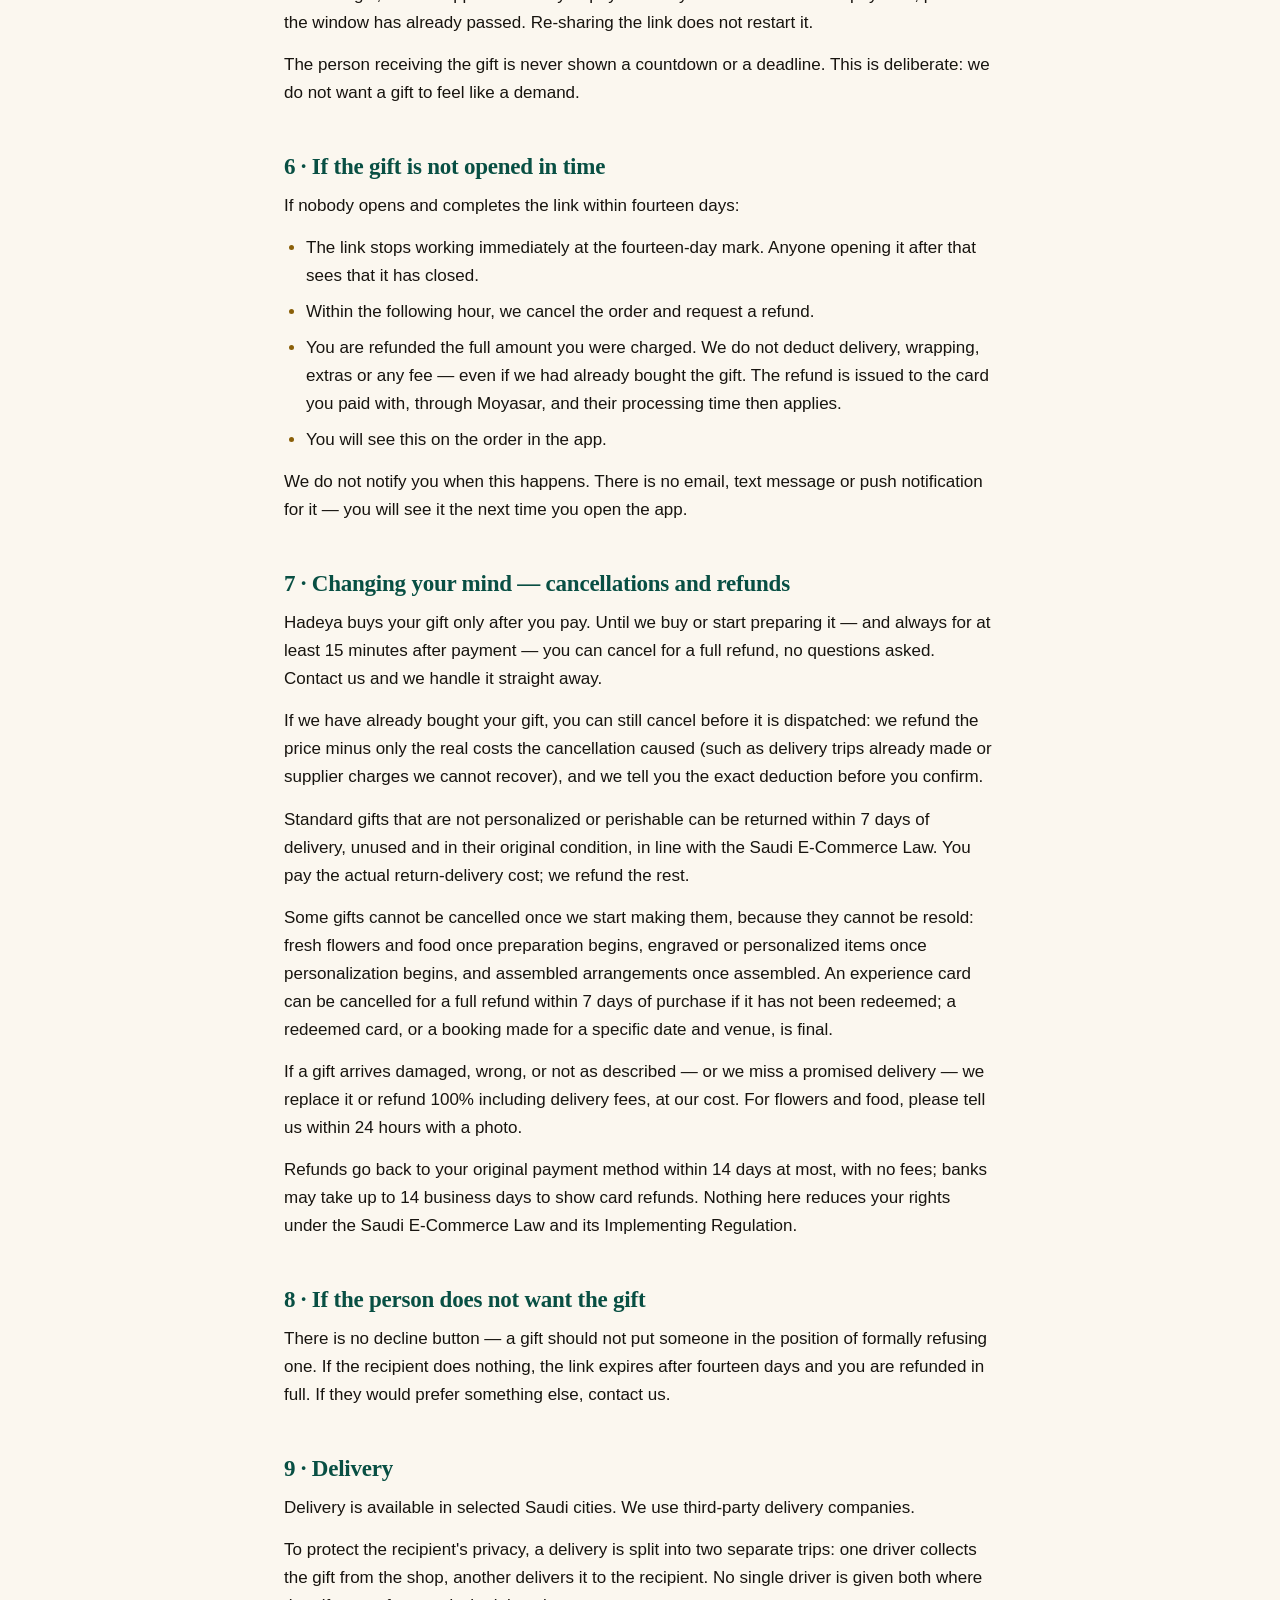
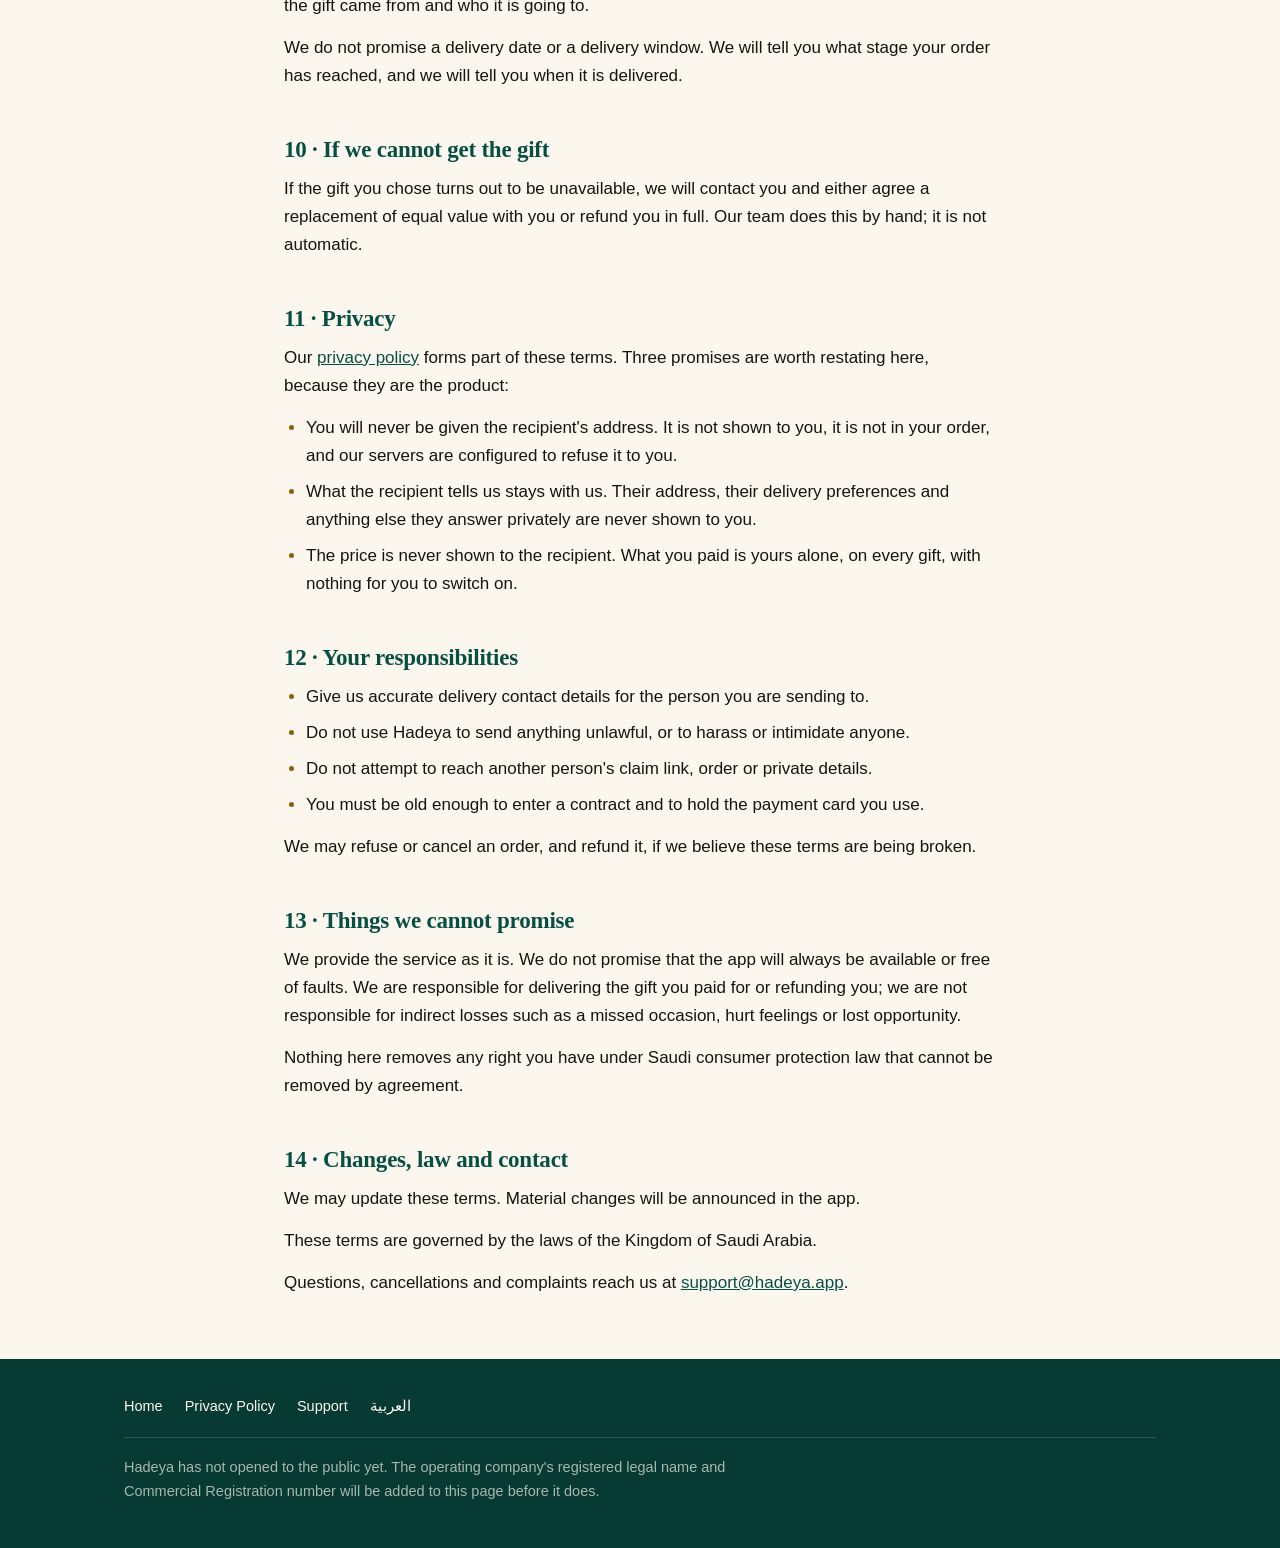
<file: terms/index.html>
<!DOCTYPE html>
<html lang="en" dir="ltr">
<head>
<meta charset="utf-8">
<meta name="viewport" content="width=device-width, initial-scale=1">
<title>Terms of Service — Hadeya</title>
<meta name="description" content="What Hadeya sells, how payment works, and what happens if a gift is never opened.">
<link rel="stylesheet" href="/site.css">
<link rel="icon" href="/favicon.ico">
<link rel="alternate" hreflang="ar" href="/ar/terms/">
</head>
<body>
<header class="top">
  <div class="top-inner">
    <a class="brand" href="/">Hadeya <span class="ar-mark">هدية</span></a>
    <nav class="site-nav">
      <a href="/privacy/">Privacy</a>
      <a href="/terms/">Terms</a>
      <a href="/support/">Support</a>
      <a class="lang" href="/ar/terms/" lang="ar" dir="rtl">العربية</a>
    </nav>
  </div>
</header>

<main>
  <h1>Terms of Service</h1>
  <p class="lede">What Hadeya sells, how payment works, and what happens if a gift is never opened. Every line below describes what the app and its servers actually do.</p>
  <p class="doc-meta">Effective date: to be set at publication — Hadeya has not opened to the public yet. The operating company's registered name and the effective date are added here before it does. · <a href="/ar/terms/" lang="ar" dir="rtl">النسخة العربية</a></p>

  <h2>1 · Who we are and what this covers</h2>
  <p>Hadeya is a gifting service for Saudi Arabia. You choose a gift, we buy it, wrap it, and deliver it to someone you name — without you needing to know their address.</p>
  <p>These terms cover your use of the Hadeya app, the private claim links we create, and any gift you order through us. By placing an order you accept these terms.</p>

  <h2>2 · No account is required</h2>
  <p>You can browse, choose a gift and pay without creating an account. When you first open the app we create an anonymous session so your basket, your people and your orders stay yours.</p>
  <p>You may optionally add an email address — after paying, or from the Account screen — so you can reach your orders from another device. We verify it with a one-time code. Adding an email keeps the same account and the same order history; it does not create a second one.</p>

  <h2>3 · What we sell, and how</h2>
  <p>We sell physical gifts, delivered in the real world. We do not hold inventory. When you pay, we buy your gift from a shop and arrange delivery.</p>
  <p>The price you see on the review screen is the price you pay: the gift, any extras you added, the wrapping option and delivery, itemised. That figure is calculated on our servers, not in the app, and the app is not able to charge you a different one. All prices are in Saudi Riyals.</p>
  <p>Once payment has begun, the gift, its extras and its wrapping are locked and cannot be changed through the app.</p>

  <h2>4 · Payment</h2>
  <p>Payment is handled by Moyasar, a licensed Saudi payment provider. You enter your card details on Moyasar's own hosted checkout page. Hadeya never sees or stores your card number. We store only the payment reference, the amount, and whether it succeeded.</p>
  <p>Your order is confirmed when Moyasar tells our server the payment was captured — not when the checkout page closes. If you close the checkout before it finishes, the app will say it is confirming and wait for the real answer rather than guess.</p>

  <h2>5 · The private link and the fourteen-day window</h2>
  <p>When you send a gift we create a private link and give it to you to pass on however you choose.</p>
  <p>The link is valid for fourteen days from the moment it is created. That moment is when you send the gift, which happens before you pay — so if you share the link and pay later, part of the window has already passed. Re-sharing the link does not restart it.</p>
  <p>The person receiving the gift is never shown a countdown or a deadline. This is deliberate: we do not want a gift to feel like a demand.</p>

  <h2>6 · If the gift is not opened in time</h2>
  <p>If nobody opens and completes the link within fourteen days:</p>
  <ul>
    <li>The link stops working immediately at the fourteen-day mark. Anyone opening it after that sees that it has closed.</li>
    <li>Within the following hour, we cancel the order and request a refund.</li>
    <li>You are refunded the full amount you were charged. We do not deduct delivery, wrapping, extras or any fee — even if we had already bought the gift. The refund is issued to the card you paid with, through Moyasar, and their processing time then applies.</li>
    <li>You will see this on the order in the app.</li>
  </ul>
  <p>We do not notify you when this happens. There is no email, text message or push notification for it — you will see it the next time you open the app.</p>

  <h2>7 · Changing your mind — cancellations and refunds</h2>
  <p>Hadeya buys your gift only after you pay. Until we buy or start preparing it — and always for at least 15 minutes after payment — you can cancel for a full refund, no questions asked. Contact us and we handle it straight away.</p>
  <p>If we have already bought your gift, you can still cancel before it is dispatched: we refund the price minus only the real costs the cancellation caused (such as delivery trips already made or supplier charges we cannot recover), and we tell you the exact deduction before you confirm.</p>
  <p>Standard gifts that are not personalized or perishable can be returned within 7 days of delivery, unused and in their original condition, in line with the Saudi E-Commerce Law. You pay the actual return-delivery cost; we refund the rest.</p>
  <p>Some gifts cannot be cancelled once we start making them, because they cannot be resold: fresh flowers and food once preparation begins, engraved or personalized items once personalization begins, and assembled arrangements once assembled. An experience card can be cancelled for a full refund within 7 days of purchase if it has not been redeemed; a redeemed card, or a booking made for a specific date and venue, is final.</p>
  <p>If a gift arrives damaged, wrong, or not as described — or we miss a promised delivery — we replace it or refund 100% including delivery fees, at our cost. For flowers and food, please tell us within 24 hours with a photo.</p>
  <p>Refunds go back to your original payment method within 14 days at most, with no fees; banks may take up to 14 business days to show card refunds. Nothing here reduces your rights under the Saudi E-Commerce Law and its Implementing Regulation.</p>

  <h2>8 · If the person does not want the gift</h2>
  <p>There is no decline button — a gift should not put someone in the position of formally refusing one. If the recipient does nothing, the link expires after fourteen days and you are refunded in full. If they would prefer something else, contact us.</p>

  <h2>9 · Delivery</h2>
  <p>Delivery is available in selected Saudi cities. We use third-party delivery companies.</p>
  <p>To protect the recipient's privacy, a delivery is split into two separate trips: one driver collects the gift from the shop, another delivers it to the recipient. No single driver is given both where the gift came from and who it is going to.</p>
  <p>We do not promise a delivery date or a delivery window. We will tell you what stage your order has reached, and we will tell you when it is delivered.</p>

  <h2>10 · If we cannot get the gift</h2>
  <p>If the gift you chose turns out to be unavailable, we will contact you and either agree a replacement of equal value with you or refund you in full. Our team does this by hand; it is not automatic.</p>

  <h2>11 · Privacy</h2>
  <p>Our <a href="/privacy/">privacy policy</a> forms part of these terms. Three promises are worth restating here, because they are the product:</p>
  <ul>
    <li>You will never be given the recipient's address. It is not shown to you, it is not in your order, and our servers are configured to refuse it to you.</li>
    <li>What the recipient tells us stays with us. Their address, their delivery preferences and anything else they answer privately are never shown to you.</li>
    <li>The price is never shown to the recipient. What you paid is yours alone, on every gift, with nothing for you to switch on.</li>
  </ul>

  <h2>12 · Your responsibilities</h2>
  <ul>
    <li>Give us accurate delivery contact details for the person you are sending to.</li>
    <li>Do not use Hadeya to send anything unlawful, or to harass or intimidate anyone.</li>
    <li>Do not attempt to reach another person's claim link, order or private details.</li>
    <li>You must be old enough to enter a contract and to hold the payment card you use.</li>
  </ul>
  <p>We may refuse or cancel an order, and refund it, if we believe these terms are being broken.</p>

  <h2>13 · Things we cannot promise</h2>
  <p>We provide the service as it is. We do not promise that the app will always be available or free of faults. We are responsible for delivering the gift you paid for or refunding you; we are not responsible for indirect losses such as a missed occasion, hurt feelings or lost opportunity.</p>
  <p>Nothing here removes any right you have under Saudi consumer protection law that cannot be removed by agreement.</p>

  <h2>14 · Changes, law and contact</h2>
  <p>We may update these terms. Material changes will be announced in the app.</p>
  <p>These terms are governed by the laws of the Kingdom of Saudi Arabia.</p>
  <p>Questions, cancellations and complaints reach us at <a href="mailto:support@hadeya.app?subject=Hadeya%20%E2%80%94%20a%20question%20about%20the%20privacy%20policy%20or%20the%20terms">support@hadeya.app</a>.</p>
</main>

<footer>
  <div class="foot-inner">
    <nav>
      <a href="/">Home</a>
      <a href="/privacy/">Privacy Policy</a>
      <a href="/support/">Support</a>
      <a href="/ar/terms/" lang="ar" dir="rtl">العربية</a>
    </nav>
    <p class="legal-pending">Hadeya has not opened to the public yet. The operating company's registered legal name and Commercial Registration number will be added to this page before it does.</p>
  </div>
</footer>
</body>
</html>
</file>
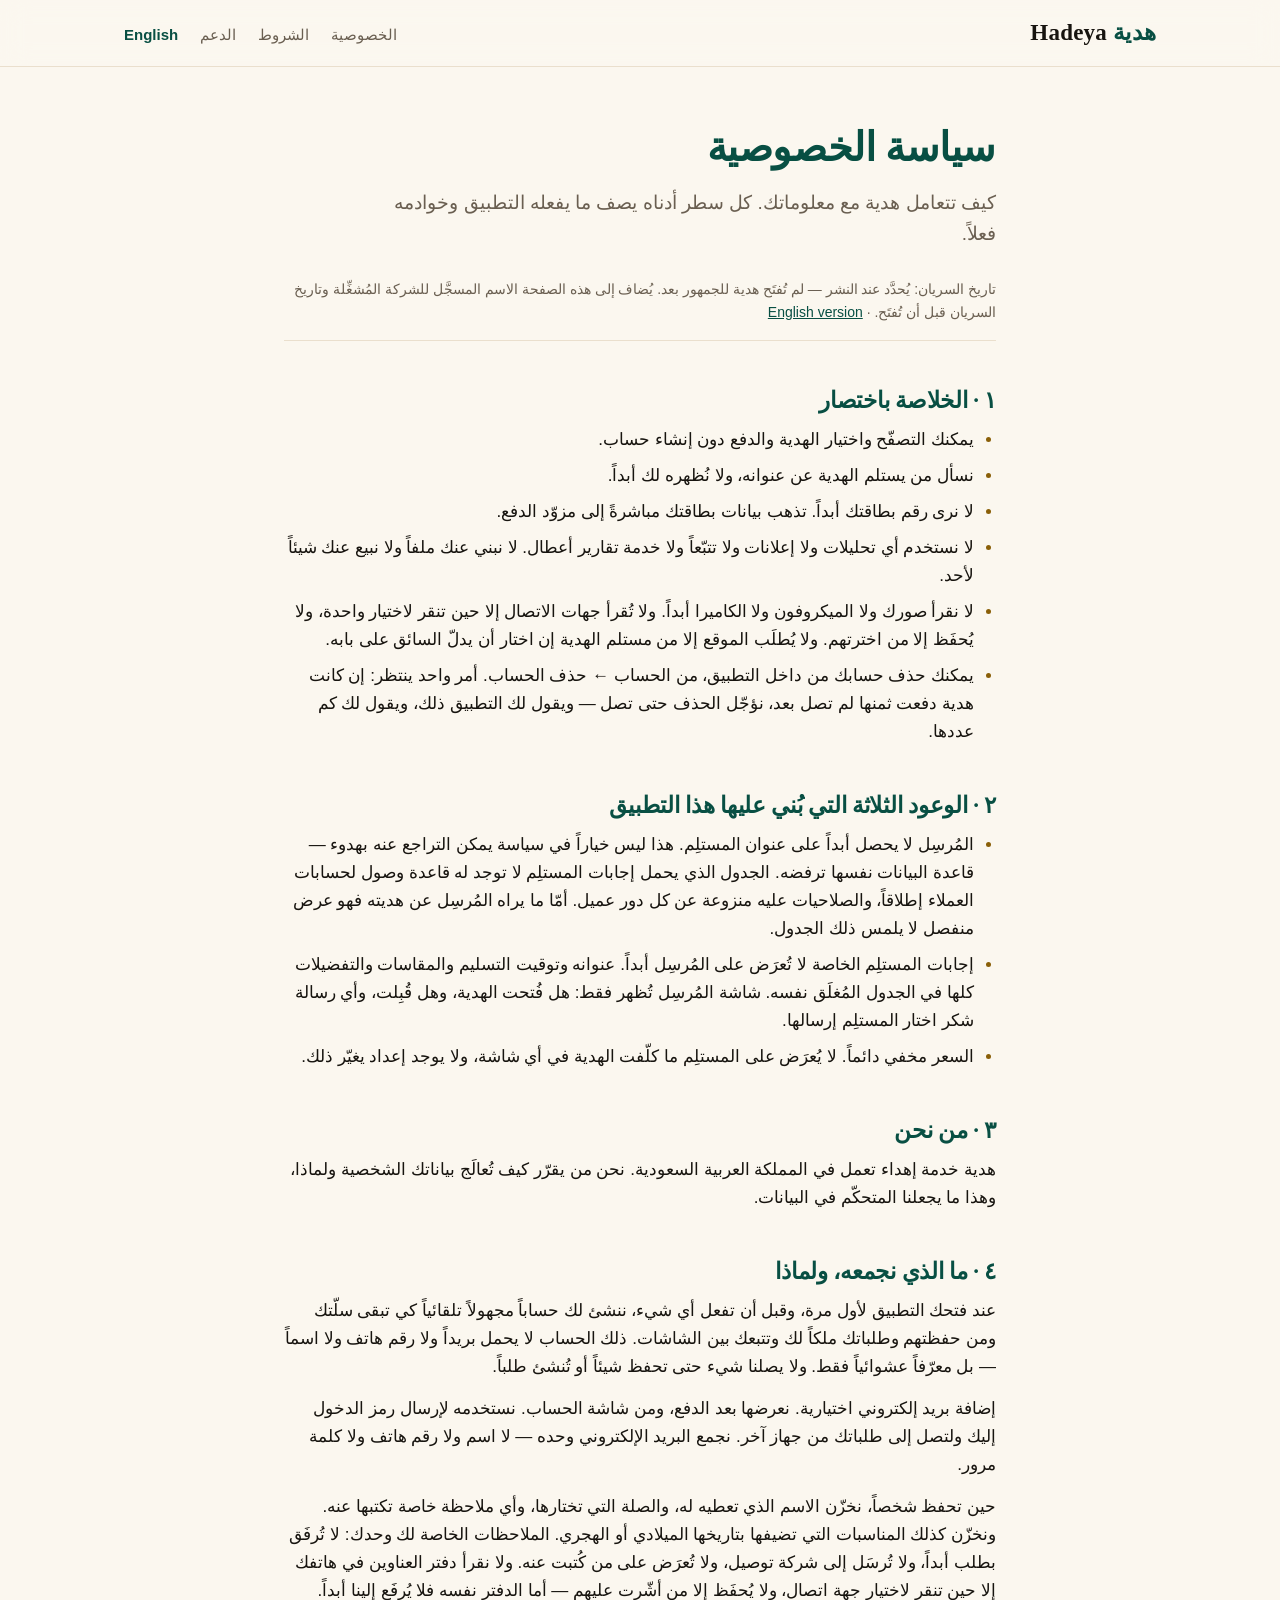
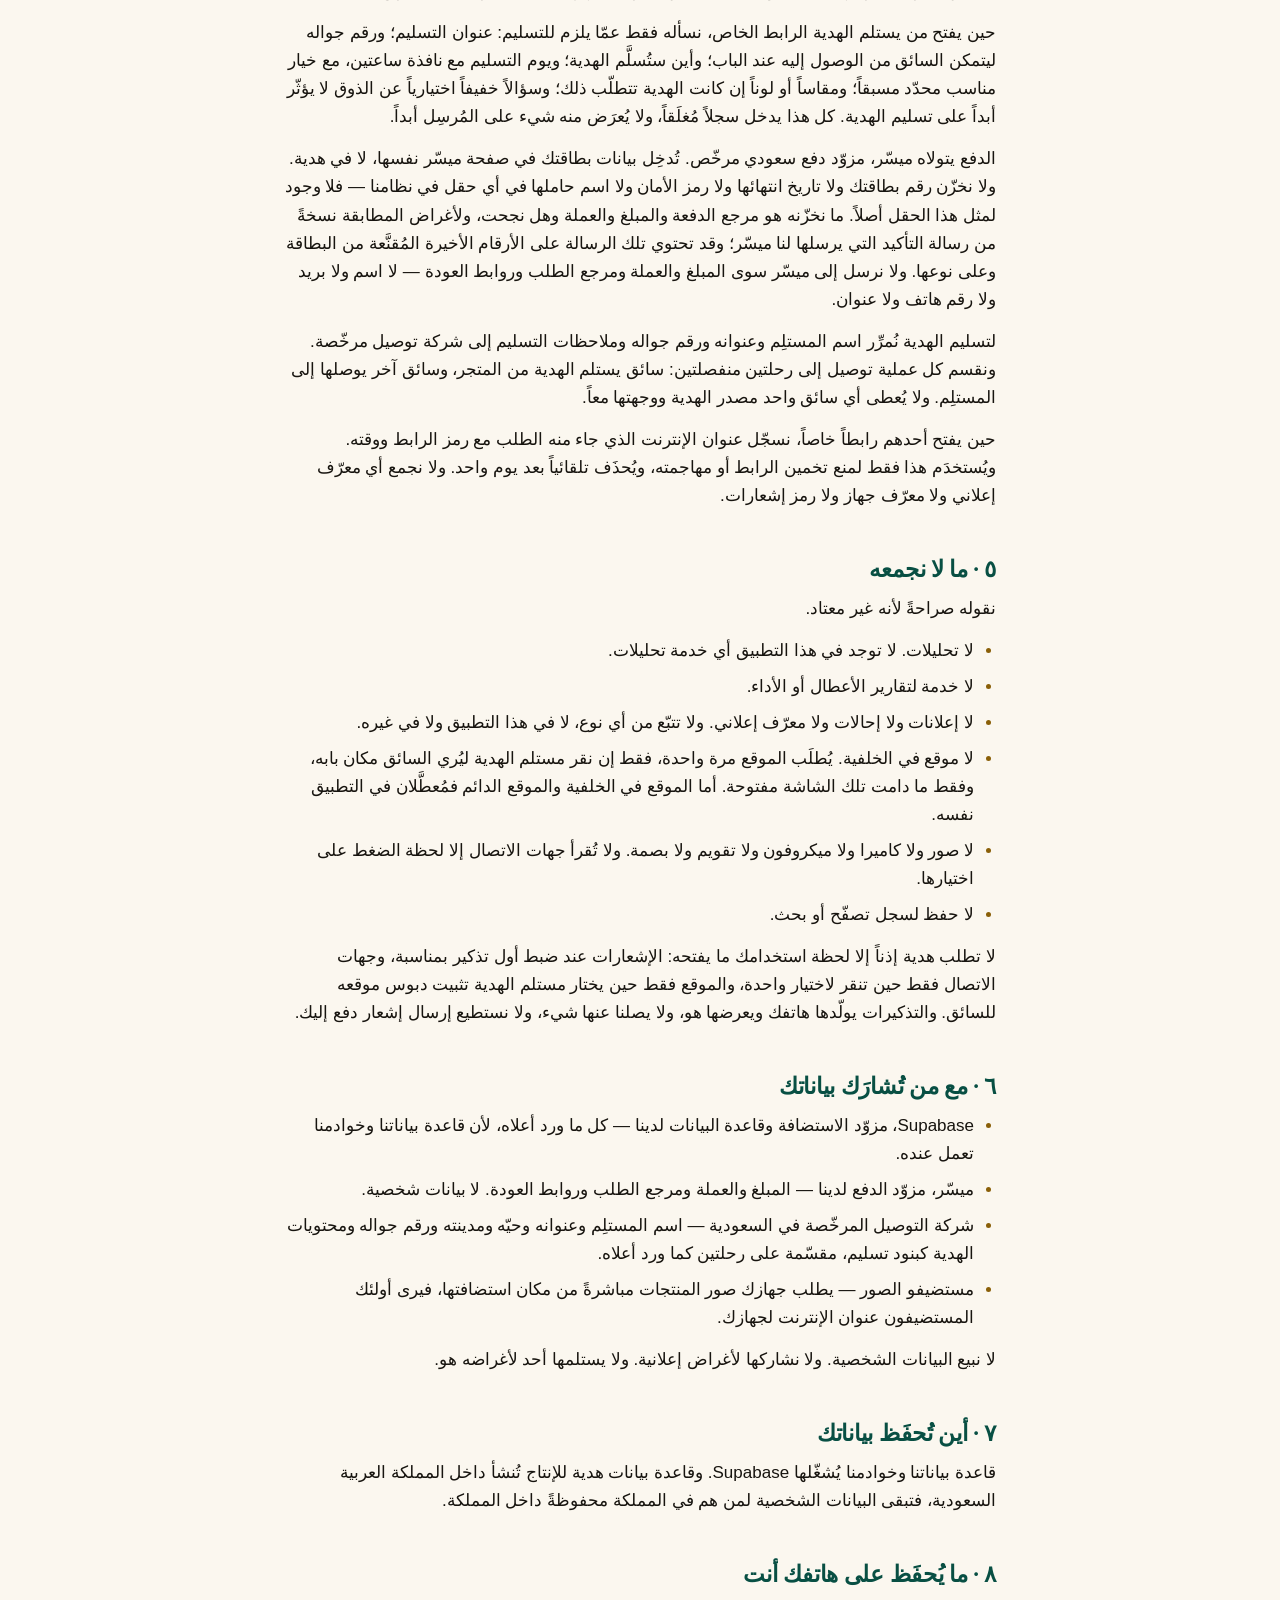
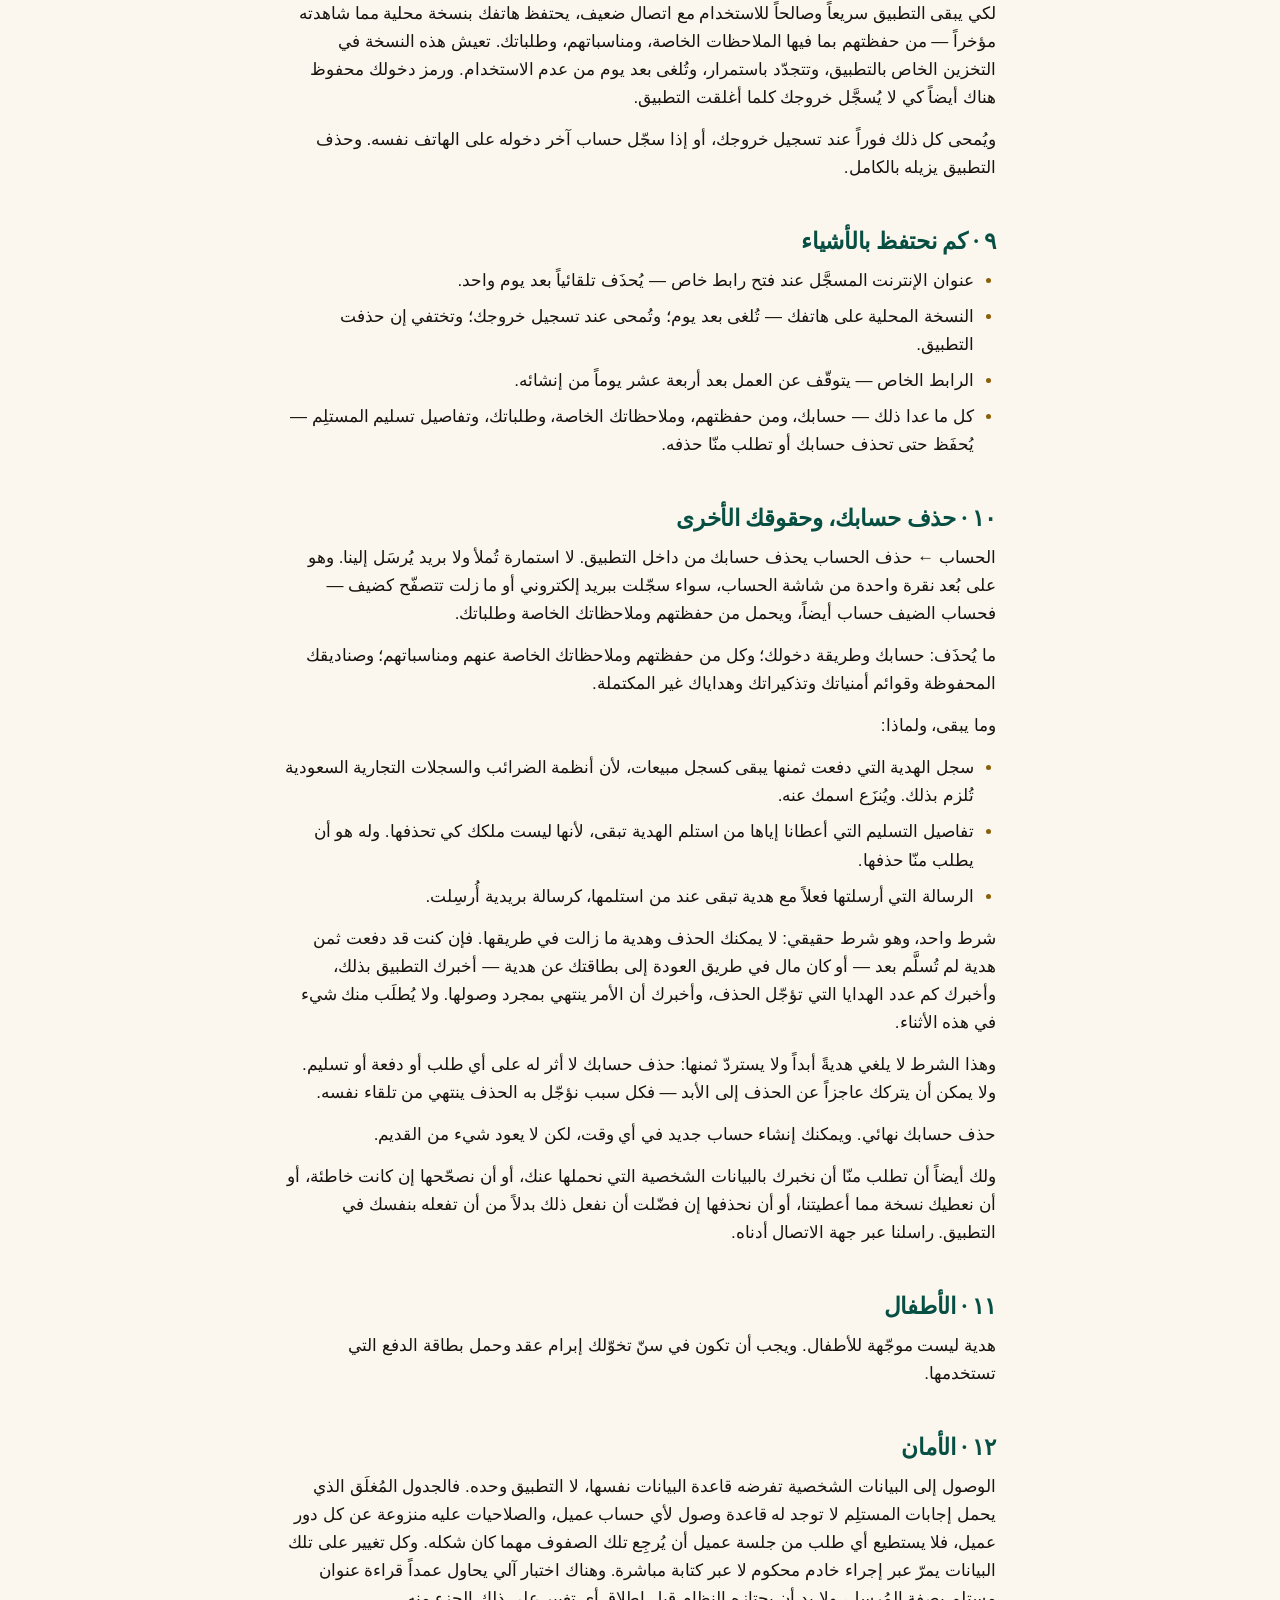
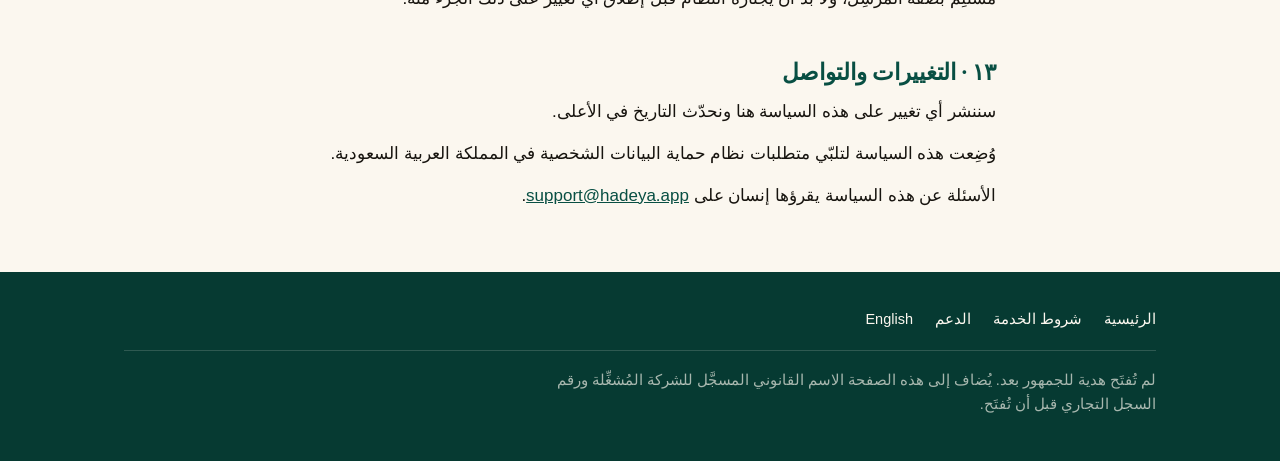
<file: ar/privacy/index.html>
<!DOCTYPE html>
<html lang="ar" dir="rtl">
<head>
<meta charset="utf-8">
<meta name="viewport" content="width=device-width, initial-scale=1">
<title>سياسة الخصوصية — هدية</title>
<meta name="description" content="كيف تتعامل هدية مع معلوماتك. كل سطر يصف ما يفعله التطبيق وخوادمه فعلاً.">
<link rel="stylesheet" href="/site.css">
<link rel="icon" href="/favicon.ico">
<link rel="alternate" hreflang="en" href="/privacy/">
</head>
<body>
<header class="top">
  <div class="top-inner">
    <a class="brand" href="/ar/"><span class="ar-mark">هدية</span> Hadeya</a>
    <nav class="site-nav">
      <a href="/ar/privacy/">الخصوصية</a>
      <a href="/ar/terms/">الشروط</a>
      <a href="/ar/support/">الدعم</a>
      <a class="lang" href="/privacy/" lang="en" dir="ltr">English</a>
    </nav>
  </div>
</header>

<main>
  <h1>سياسة الخصوصية</h1>
  <p class="lede">كيف تتعامل هدية مع معلوماتك. كل سطر أدناه يصف ما يفعله التطبيق وخوادمه فعلاً.</p>
  <p class="doc-meta">تاريخ السريان: يُحدَّد عند النشر — لم تُفتَح هدية للجمهور بعد. يُضاف إلى هذه الصفحة الاسم المسجَّل للشركة المُشغِّلة وتاريخ السريان قبل أن تُفتَح. · <a href="/privacy/" lang="en" dir="ltr">English version</a></p>

  <h2>١ · الخلاصة باختصار</h2>
  <ul>
    <li>يمكنك التصفّح واختيار الهدية والدفع دون إنشاء حساب.</li>
    <li>نسأل من يستلم الهدية عن عنوانه، ولا نُظهره لك أبداً.</li>
    <li>لا نرى رقم بطاقتك أبداً. تذهب بيانات بطاقتك مباشرةً إلى مزوّد الدفع.</li>
    <li>لا نستخدم أي تحليلات ولا إعلانات ولا تتبّعاً ولا خدمة تقارير أعطال. لا نبني عنك ملفاً ولا نبيع عنك شيئاً لأحد.</li>
    <li>لا نقرأ صورك ولا الميكروفون ولا الكاميرا أبداً. ولا تُقرأ جهات الاتصال إلا حين تنقر لاختيار واحدة، ولا يُحفَظ إلا من اخترتهم. ولا يُطلَب الموقع إلا من مستلم الهدية إن اختار أن يدلّ السائق على بابه.</li>
    <li>يمكنك حذف حسابك من داخل التطبيق، من الحساب ← حذف الحساب. أمر واحد ينتظر: إن كانت هدية دفعت ثمنها لم تصل بعد، نؤجّل الحذف حتى تصل — ويقول لك التطبيق ذلك، ويقول لك كم عددها.</li>
  </ul>

  <h2>٢ · الوعود الثلاثة التي بُني عليها هذا التطبيق</h2>
  <ul>
    <li>المُرسِل لا يحصل أبداً على عنوان المستلِم. هذا ليس خياراً في سياسة يمكن التراجع عنه بهدوء — قاعدة البيانات نفسها ترفضه. الجدول الذي يحمل إجابات المستلِم لا توجد له قاعدة وصول لحسابات العملاء إطلاقاً، والصلاحيات عليه منزوعة عن كل دور عميل. أمّا ما يراه المُرسِل عن هديته فهو عرض منفصل لا يلمس ذلك الجدول.</li>
    <li>إجابات المستلِم الخاصة لا تُعرَض على المُرسِل أبداً. عنوانه وتوقيت التسليم والمقاسات والتفضيلات كلها في الجدول المُغلَق نفسه. شاشة المُرسِل تُظهر فقط: هل فُتحت الهدية، وهل قُبِلت، وأي رسالة شكر اختار المستلِم إرسالها.</li>
    <li>السعر مخفي دائماً. لا يُعرَض على المستلِم ما كلّفت الهدية في أي شاشة، ولا يوجد إعداد يغيّر ذلك.</li>
  </ul>

  <h2>٣ · من نحن</h2>
  <p>هدية خدمة إهداء تعمل في المملكة العربية السعودية. نحن من يقرّر كيف تُعالَج بياناتك الشخصية ولماذا، وهذا ما يجعلنا المتحكّم في البيانات.</p>

  <h2>٤ · ما الذي نجمعه، ولماذا</h2>
  <p>عند فتحك التطبيق لأول مرة، وقبل أن تفعل أي شيء، ننشئ لك حساباً مجهولاً تلقائياً كي تبقى سلّتك ومن حفظتهم وطلباتك ملكاً لك وتتبعك بين الشاشات. ذلك الحساب لا يحمل بريداً ولا رقم هاتف ولا اسماً — بل معرّفاً عشوائياً فقط. ولا يصلنا شيء حتى تحفظ شيئاً أو تُنشئ طلباً.</p>
  <p>إضافة بريد إلكتروني اختيارية. نعرضها بعد الدفع، ومن شاشة الحساب. نستخدمه لإرسال رمز الدخول إليك ولتصل إلى طلباتك من جهاز آخر. نجمع البريد الإلكتروني وحده — لا اسم ولا رقم هاتف ولا كلمة مرور.</p>
  <p>حين تحفظ شخصاً، نخزّن الاسم الذي تعطيه له، والصلة التي تختارها، وأي ملاحظة خاصة تكتبها عنه. ونخزّن كذلك المناسبات التي تضيفها بتاريخها الميلادي أو الهجري. الملاحظات الخاصة لك وحدك: لا تُرفَق بطلب أبداً، ولا تُرسَل إلى شركة توصيل، ولا تُعرَض على من كُتبت عنه. ولا نقرأ دفتر العناوين في هاتفك إلا حين تنقر لاختيار جهة اتصال، ولا يُحفَظ إلا من أشّرت عليهم — أما الدفتر نفسه فلا يُرفَع إلينا أبداً.</p>
  <p>حين يفتح من يستلم الهدية الرابط الخاص، نسأله فقط عمّا يلزم للتسليم: عنوان التسليم؛ ورقم جواله ليتمكن السائق من الوصول إليه عند الباب؛ وأين ستُسلَّم الهدية؛ ويوم التسليم مع نافذة ساعتين، مع خيار مناسب محدّد مسبقاً؛ ومقاساً أو لوناً إن كانت الهدية تتطلّب ذلك؛ وسؤالاً خفيفاً اختيارياً عن الذوق لا يؤثّر أبداً على تسليم الهدية. كل هذا يدخل سجلاً مُغلَقاً، ولا يُعرَض منه شيء على المُرسِل أبداً.</p>
  <p>الدفع يتولاه ميسّر، مزوّد دفع سعودي مرخّص. تُدخِل بيانات بطاقتك في صفحة ميسّر نفسها، لا في هدية. ولا نخزّن رقم بطاقتك ولا تاريخ انتهائها ولا رمز الأمان ولا اسم حاملها في أي حقل في نظامنا — فلا وجود لمثل هذا الحقل أصلاً. ما نخزّنه هو مرجع الدفعة والمبلغ والعملة وهل نجحت، ولأغراض المطابقة نسخةً من رسالة التأكيد التي يرسلها لنا ميسّر؛ وقد تحتوي تلك الرسالة على الأرقام الأخيرة المُقنَّعة من البطاقة وعلى نوعها. ولا نرسل إلى ميسّر سوى المبلغ والعملة ومرجع الطلب وروابط العودة — لا اسم ولا بريد ولا رقم هاتف ولا عنوان.</p>
  <p>لتسليم الهدية نُمرِّر اسم المستلِم وعنوانه ورقم جواله وملاحظات التسليم إلى شركة توصيل مرخّصة. ونقسم كل عملية توصيل إلى رحلتين منفصلتين: سائق يستلم الهدية من المتجر، وسائق آخر يوصلها إلى المستلِم. ولا يُعطى أي سائق واحد مصدر الهدية ووجهتها معاً.</p>
  <p>حين يفتح أحدهم رابطاً خاصاً، نسجّل عنوان الإنترنت الذي جاء منه الطلب مع رمز الرابط ووقته. ويُستخدَم هذا فقط لمنع تخمين الرابط أو مهاجمته، ويُحذَف تلقائياً بعد يوم واحد. ولا نجمع أي معرّف إعلاني ولا معرّف جهاز ولا رمز إشعارات.</p>

  <h2>٥ · ما لا نجمعه</h2>
  <p>نقوله صراحةً لأنه غير معتاد.</p>
  <ul>
    <li>لا تحليلات. لا توجد في هذا التطبيق أي خدمة تحليلات.</li>
    <li>لا خدمة لتقارير الأعطال أو الأداء.</li>
    <li>لا إعلانات ولا إحالات ولا معرّف إعلاني. ولا تتبّع من أي نوع، لا في هذا التطبيق ولا في غيره.</li>
    <li>لا موقع في الخلفية. يُطلَب الموقع مرة واحدة، فقط إن نقر مستلم الهدية ليُري السائق مكان بابه، وفقط ما دامت تلك الشاشة مفتوحة. أما الموقع في الخلفية والموقع الدائم فمُعطَّلان في التطبيق نفسه.</li>
    <li>لا صور ولا كاميرا ولا ميكروفون ولا تقويم ولا بصمة. ولا تُقرأ جهات الاتصال إلا لحظة الضغط على اختيارها.</li>
    <li>لا حفظ لسجل تصفّح أو بحث.</li>
  </ul>
  <p>لا تطلب هدية إذناً إلا لحظة استخدامك ما يفتحه: الإشعارات عند ضبط أول تذكير بمناسبة، وجهات الاتصال فقط حين تنقر لاختيار واحدة، والموقع فقط حين يختار مستلم الهدية تثبيت دبوس موقعه للسائق. والتذكيرات يولّدها هاتفك ويعرضها هو، ولا يصلنا عنها شيء، ولا نستطيع إرسال إشعار دفع إليك.</p>

  <h2>٦ · مع من تُشارَك بياناتك</h2>
  <ul>
    <li>Supabase، مزوّد الاستضافة وقاعدة البيانات لدينا — كل ما ورد أعلاه، لأن قاعدة بياناتنا وخوادمنا تعمل عنده.</li>
    <li>ميسّر، مزوّد الدفع لدينا — المبلغ والعملة ومرجع الطلب وروابط العودة. لا بيانات شخصية.</li>
    <li>شركة التوصيل المرخّصة في السعودية — اسم المستلِم وعنوانه وحيّه ومدينته ورقم جواله ومحتويات الهدية كبنود تسليم، مقسّمة على رحلتين كما ورد أعلاه.</li>
    <li>مستضيفو الصور — يطلب جهازك صور المنتجات مباشرةً من مكان استضافتها، فيرى أولئك المستضيفون عنوان الإنترنت لجهازك.</li>
  </ul>
  <p>لا نبيع البيانات الشخصية. ولا نشاركها لأغراض إعلانية. ولا يستلمها أحد لأغراضه هو.</p>

  <h2>٧ · أين تُحفَظ بياناتك</h2>
  <p>قاعدة بياناتنا وخوادمنا يُشغّلها Supabase. وقاعدة بيانات هدية للإنتاج تُنشأ داخل المملكة العربية السعودية، فتبقى البيانات الشخصية لمن هم في المملكة محفوظةً داخل المملكة.</p>

  <h2>٨ · ما يُحفَظ على هاتفك أنت</h2>
  <p>لكي يبقى التطبيق سريعاً وصالحاً للاستخدام مع اتصال ضعيف، يحتفظ هاتفك بنسخة محلية مما شاهدته مؤخراً — من حفظتهم بما فيها الملاحظات الخاصة، ومناسباتهم، وطلباتك. تعيش هذه النسخة في التخزين الخاص بالتطبيق، وتتجدّد باستمرار، وتُلغى بعد يوم من عدم الاستخدام. ورمز دخولك محفوظ هناك أيضاً كي لا يُسجَّل خروجك كلما أغلقت التطبيق.</p>
  <p>ويُمحى كل ذلك فوراً عند تسجيل خروجك، أو إذا سجّل حساب آخر دخوله على الهاتف نفسه. وحذف التطبيق يزيله بالكامل.</p>

  <h2>٩ · كم نحتفظ بالأشياء</h2>
  <ul>
    <li>عنوان الإنترنت المسجَّل عند فتح رابط خاص — يُحذَف تلقائياً بعد يوم واحد.</li>
    <li>النسخة المحلية على هاتفك — تُلغى بعد يوم؛ وتُمحى عند تسجيل خروجك؛ وتختفي إن حذفت التطبيق.</li>
    <li>الرابط الخاص — يتوقّف عن العمل بعد أربعة عشر يوماً من إنشائه.</li>
    <li>كل ما عدا ذلك — حسابك، ومن حفظتهم، وملاحظاتك الخاصة، وطلباتك، وتفاصيل تسليم المستلِم — يُحفَظ حتى تحذف حسابك أو تطلب منّا حذفه.</li>
  </ul>

  <h2>١٠ · حذف حسابك، وحقوقك الأخرى</h2>
  <p>الحساب ← حذف الحساب يحذف حسابك من داخل التطبيق. لا استمارة تُملأ ولا بريد يُرسَل إلينا. وهو على بُعد نقرة واحدة من شاشة الحساب، سواء سجّلت ببريد إلكتروني أو ما زلت تتصفّح كضيف — فحساب الضيف حساب أيضاً، ويحمل من حفظتهم وملاحظاتك الخاصة وطلباتك.</p>
  <p>ما يُحذَف: حسابك وطريقة دخولك؛ وكل من حفظتهم وملاحظاتك الخاصة عنهم ومناسباتهم؛ وصناديقك المحفوظة وقوائم أمنياتك وتذكيراتك وهداياك غير المكتملة.</p>
  <p>وما يبقى، ولماذا:</p>
  <ul>
    <li>سجل الهدية التي دفعت ثمنها يبقى كسجل مبيعات، لأن أنظمة الضرائب والسجلات التجارية السعودية تُلزم بذلك. ويُنزَع اسمك عنه.</li>
    <li>تفاصيل التسليم التي أعطانا إياها من استلم الهدية تبقى، لأنها ليست ملكك كي تحذفها. وله هو أن يطلب منّا حذفها.</li>
    <li>الرسالة التي أرسلتها فعلاً مع هدية تبقى عند من استلمها، كرسالة بريدية أُرسِلت.</li>
  </ul>
  <p>شرط واحد، وهو شرط حقيقي: لا يمكنك الحذف وهدية ما زالت في طريقها. فإن كنت قد دفعت ثمن هدية لم تُسلَّم بعد — أو كان مال في طريق العودة إلى بطاقتك عن هدية — أخبرك التطبيق بذلك، وأخبرك كم عدد الهدايا التي تؤجّل الحذف، وأخبرك أن الأمر ينتهي بمجرد وصولها. ولا يُطلَب منك شيء في هذه الأثناء.</p>
  <p>وهذا الشرط لا يلغي هديةً أبداً ولا يستردّ ثمنها: حذف حسابك لا أثر له على أي طلب أو دفعة أو تسليم. ولا يمكن أن يتركك عاجزاً عن الحذف إلى الأبد — فكل سبب نؤجّل به الحذف ينتهي من تلقاء نفسه.</p>
  <p>حذف حسابك نهائي. ويمكنك إنشاء حساب جديد في أي وقت، لكن لا يعود شيء من القديم.</p>
  <p>ولك أيضاً أن تطلب منّا أن نخبرك بالبيانات الشخصية التي نحملها عنك، أو أن نصحّحها إن كانت خاطئة، أو أن نعطيك نسخة مما أعطيتنا، أو أن نحذفها إن فضّلت أن نفعل ذلك بدلاً من أن تفعله بنفسك في التطبيق. راسلنا عبر جهة الاتصال أدناه.</p>

  <h2>١١ · الأطفال</h2>
  <p>هدية ليست موجّهة للأطفال. ويجب أن تكون في سنّ تخوّلك إبرام عقد وحمل بطاقة الدفع التي تستخدمها.</p>

  <h2>١٢ · الأمان</h2>
  <p>الوصول إلى البيانات الشخصية تفرضه قاعدة البيانات نفسها، لا التطبيق وحده. فالجدول المُغلَق الذي يحمل إجابات المستلِم لا توجد له قاعدة وصول لأي حساب عميل، والصلاحيات عليه منزوعة عن كل دور عميل، فلا يستطيع أي طلب من جلسة عميل أن يُرجِع تلك الصفوف مهما كان شكله. وكل تغيير على تلك البيانات يمرّ عبر إجراء خادم محكوم لا عبر كتابة مباشرة. وهناك اختبار آلي يحاول عمداً قراءة عنوان مستلِم بصفة المُرسِل، ولا بد أن يجتازه النظام قبل إطلاق أي تغيير على ذلك الجزء منه.</p>

  <h2>١٣ · التغييرات والتواصل</h2>
  <p>سننشر أي تغيير على هذه السياسة هنا ونحدّث التاريخ في الأعلى.</p>
  <p>وُضِعت هذه السياسة لتلبّي متطلبات نظام حماية البيانات الشخصية في المملكة العربية السعودية.</p>
  <p>الأسئلة عن هذه السياسة يقرؤها إنسان على <a href="mailto:support@hadeya.app?subject=%D9%87%D8%AF%D9%8A%D8%A9%20%E2%80%94%20%D8%B3%D8%A4%D8%A7%D9%84%20%D8%B9%D9%86%20%D8%B3%D9%8A%D8%A7%D8%B3%D8%A9%20%D8%A7%D9%84%D8%AE%D8%B5%D9%88%D8%B5%D9%8A%D8%A9%20%D8%A3%D9%88%20%D8%B4%D8%B1%D9%88%D8%B7%20%D8%A7%D9%84%D8%AE%D8%AF%D9%85%D8%A9" dir="ltr">support@hadeya.app</a>.</p>
</main>

<footer>
  <div class="foot-inner">
    <nav>
      <a href="/ar/">الرئيسية</a>
      <a href="/ar/terms/">شروط الخدمة</a>
      <a href="/ar/support/">الدعم</a>
      <a href="/privacy/" lang="en" dir="ltr">English</a>
    </nav>
    <p class="legal-pending">لم تُفتَح هدية للجمهور بعد. يُضاف إلى هذه الصفحة الاسم القانوني المسجَّل للشركة المُشغِّلة ورقم السجل التجاري قبل أن تُفتَح.</p>
  </div>
</footer>
</body>
</html>
</file>
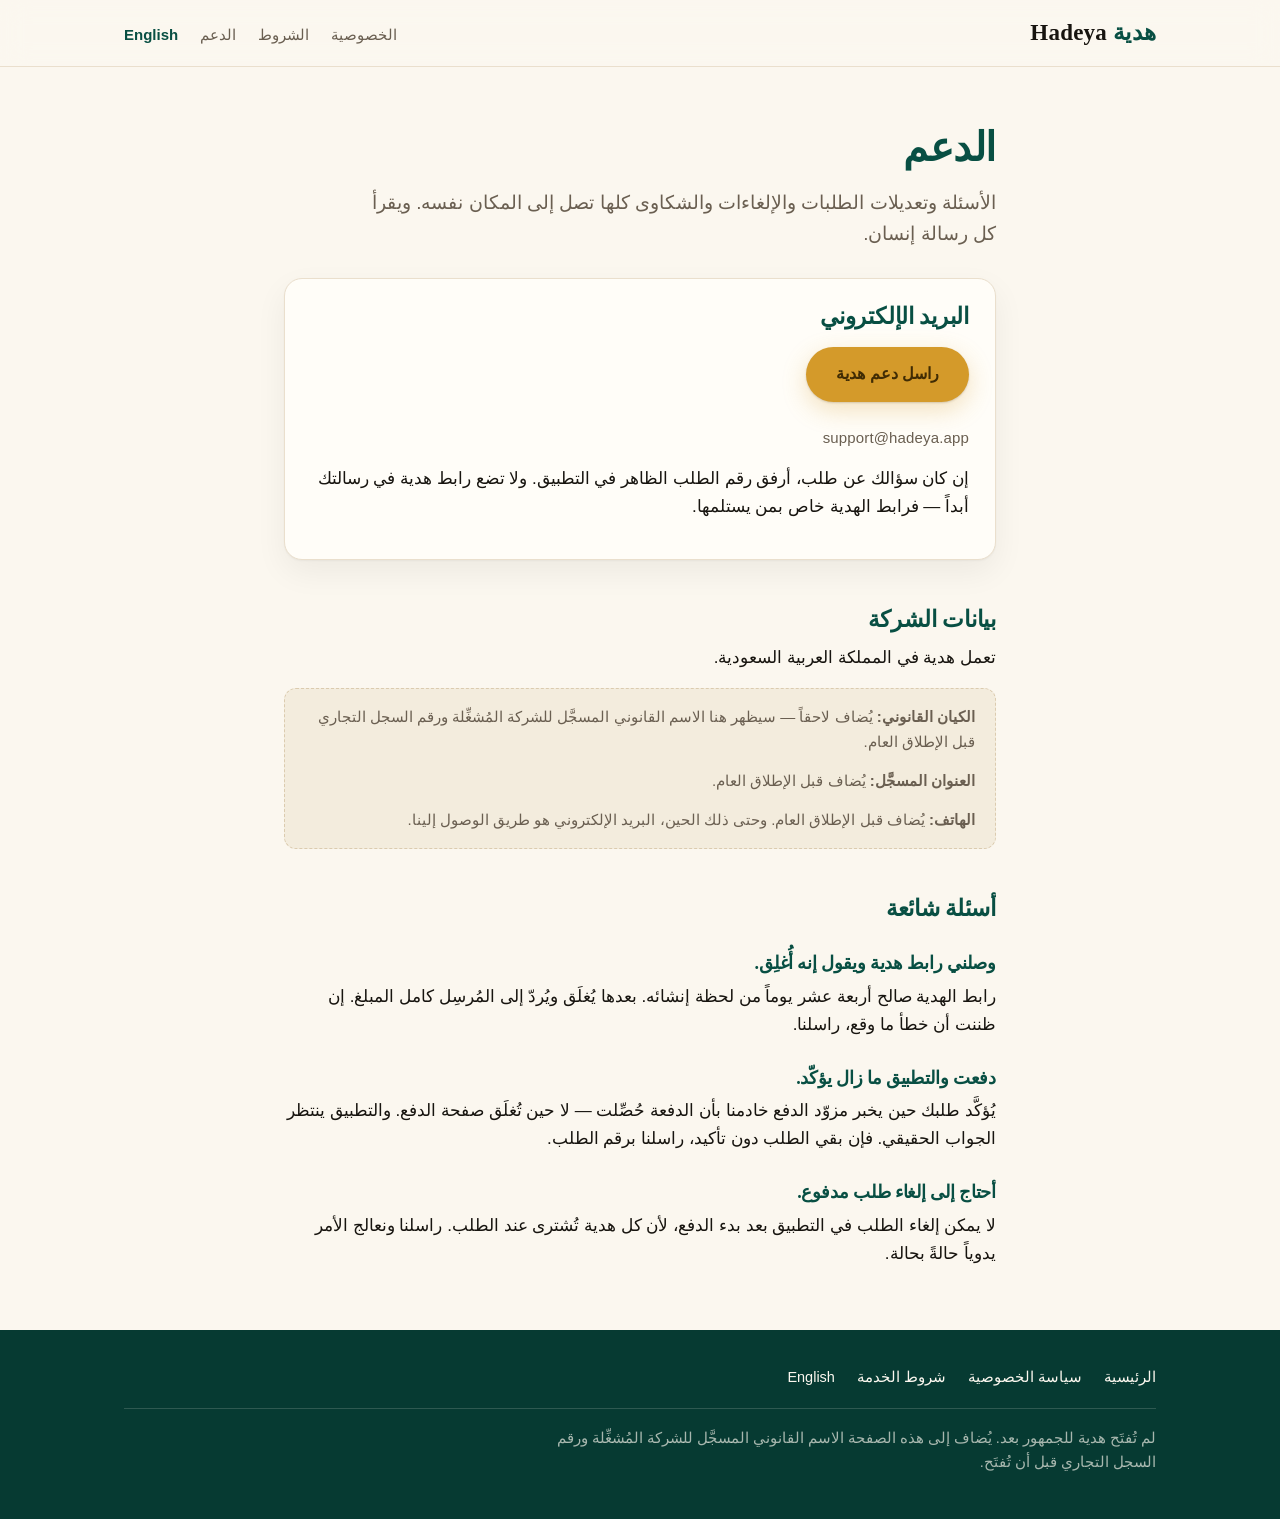
<file: ar/support/index.html>
<!DOCTYPE html>
<html lang="ar" dir="rtl">
<head>
<meta charset="utf-8">
<meta name="viewport" content="width=device-width, initial-scale=1">
<title>الدعم — هدية</title>
<meta name="description" content="كيف تصل إلى هدية: بريد الدعم والعنوان القانوني والهاتف.">
<link rel="stylesheet" href="/site.css">
<link rel="icon" href="/favicon.ico">
<link rel="alternate" hreflang="en" href="/support/">
</head>
<body>
<header class="top">
  <div class="top-inner">
    <a class="brand" href="/ar/"><span class="ar-mark">هدية</span> Hadeya</a>
    <nav class="site-nav">
      <a href="/ar/privacy/">الخصوصية</a>
      <a href="/ar/terms/">الشروط</a>
      <a href="/ar/support/">الدعم</a>
      <a class="lang" href="/support/" lang="en" dir="ltr">English</a>
    </nav>
  </div>
</header>

<main>
  <h1>الدعم</h1>
  <p class="lede">الأسئلة وتعديلات الطلبات والإلغاءات والشكاوى كلها تصل إلى المكان نفسه. ويقرأ كل رسالة إنسان.</p>

  <div class="card">
    <h2>البريد الإلكتروني</h2>
    <p><a class="btn-gold" href="mailto:support@hadeya.app">راسل دعم هدية</a></p>
    <p class="contact-line" dir="ltr">support@hadeya.app</p>
    <p>إن كان سؤالك عن طلب، أرفق رقم الطلب الظاهر في التطبيق. ولا تضع رابط هدية في رسالتك أبداً — فرابط الهدية خاص بمن يستلمها.</p>
  </div>

  <h2>بيانات الشركة</h2>
  <p>تعمل هدية في المملكة العربية السعودية.</p>
  <div class="placeholder">
    <p><b>الكيان القانوني:</b> يُضاف لاحقاً — سيظهر هنا الاسم القانوني المسجَّل للشركة المُشغِّلة ورقم السجل التجاري قبل الإطلاق العام.</p>
    <p><b>العنوان المسجَّل:</b> يُضاف قبل الإطلاق العام.</p>
    <p style="margin-bottom:0"><b>الهاتف:</b> يُضاف قبل الإطلاق العام. وحتى ذلك الحين، البريد الإلكتروني هو طريق الوصول إلينا.</p>
  </div>

  <h2>أسئلة شائعة</h2>
  <h3>وصلني رابط هدية ويقول إنه أُغلِق.</h3>
  <p>رابط الهدية صالح أربعة عشر يوماً من لحظة إنشائه. بعدها يُغلَق ويُردّ إلى المُرسِل كامل المبلغ. إن ظننت أن خطأ ما وقع، راسلنا.</p>
  <h3>دفعت والتطبيق ما زال يؤكّد.</h3>
  <p>يُؤكَّد طلبك حين يخبر مزوّد الدفع خادمنا بأن الدفعة حُصِّلت — لا حين تُغلَق صفحة الدفع. والتطبيق ينتظر الجواب الحقيقي. فإن بقي الطلب دون تأكيد، راسلنا برقم الطلب.</p>
  <h3>أحتاج إلى إلغاء طلب مدفوع.</h3>
  <p>لا يمكن إلغاء الطلب في التطبيق بعد بدء الدفع، لأن كل هدية تُشترى عند الطلب. راسلنا ونعالج الأمر يدوياً حالةً بحالة.</p>
</main>

<footer>
  <div class="foot-inner">
    <nav>
      <a href="/ar/">الرئيسية</a>
      <a href="/ar/privacy/">سياسة الخصوصية</a>
      <a href="/ar/terms/">شروط الخدمة</a>
      <a href="/support/" lang="en" dir="ltr">English</a>
    </nav>
    <p class="legal-pending">لم تُفتَح هدية للجمهور بعد. يُضاف إلى هذه الصفحة الاسم القانوني المسجَّل للشركة المُشغِّلة ورقم السجل التجاري قبل أن تُفتَح.</p>
  </div>
</footer>
</body>
</html>
</file>
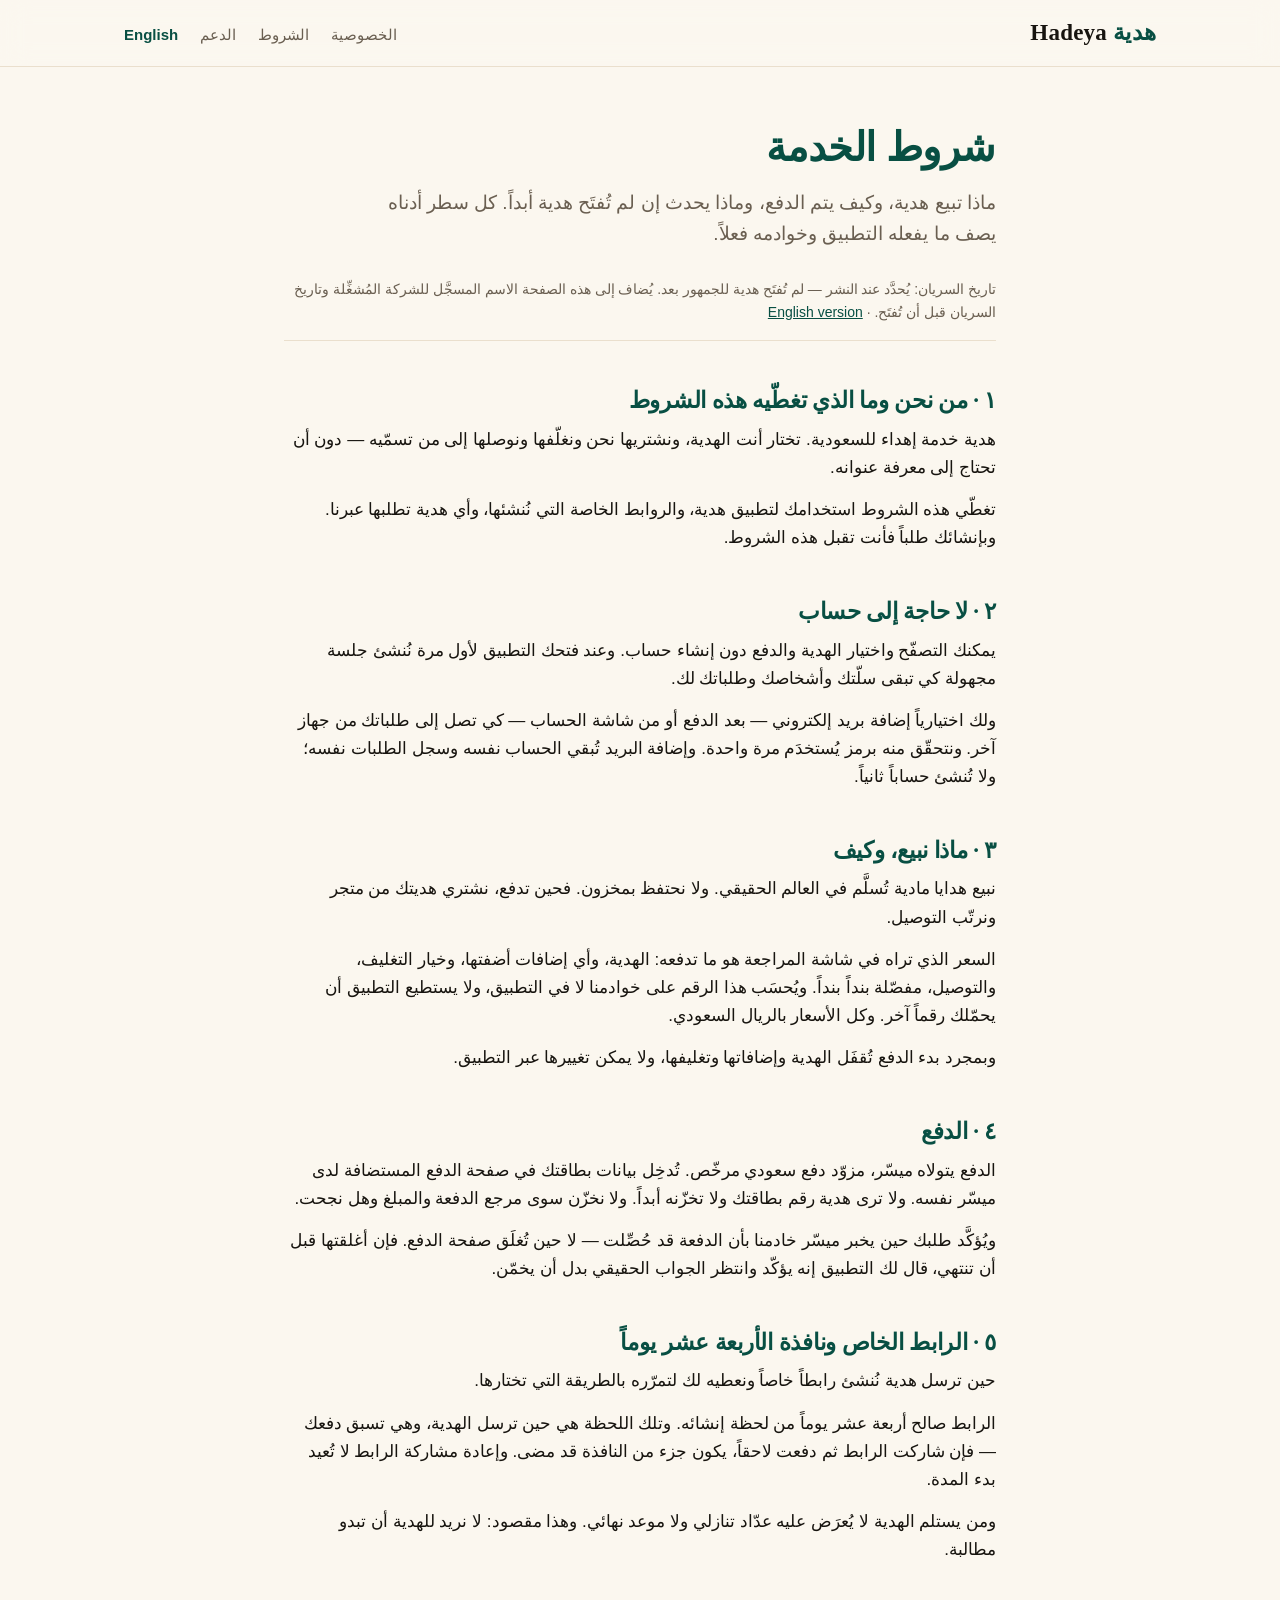
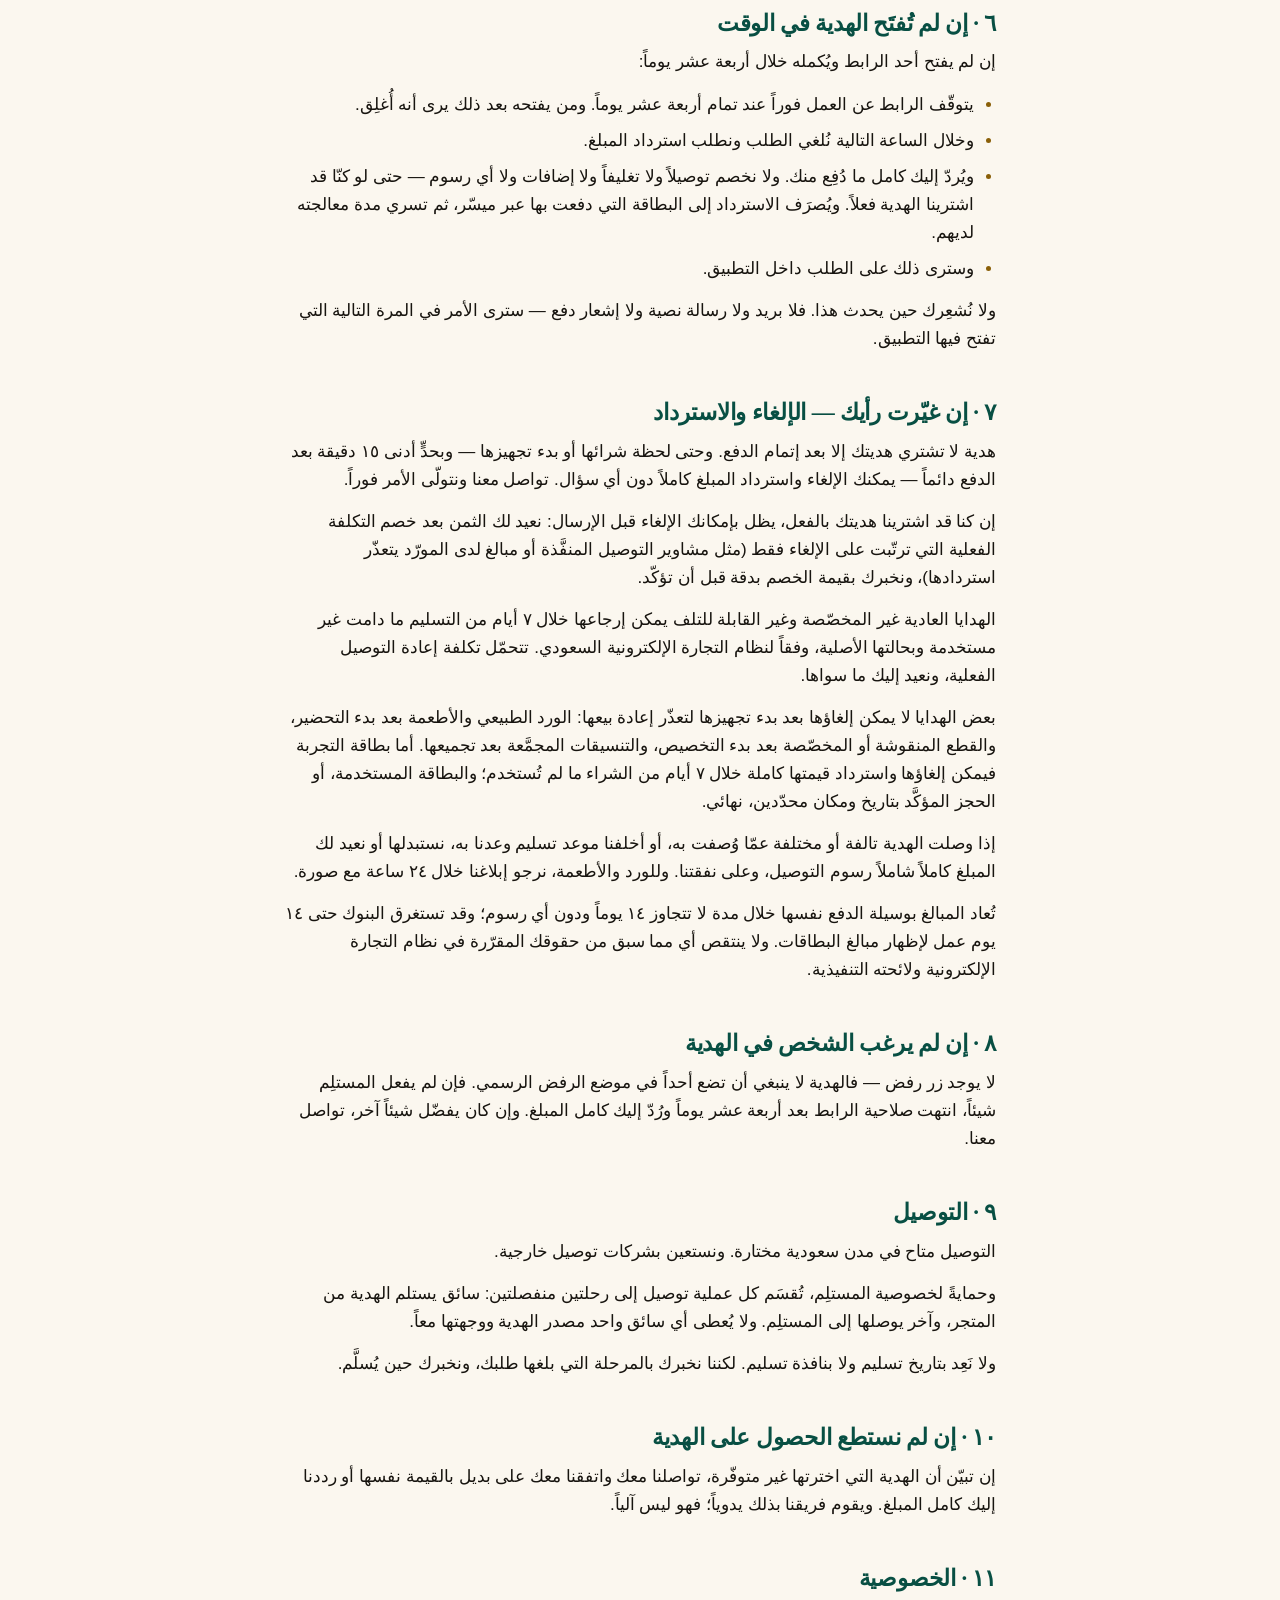
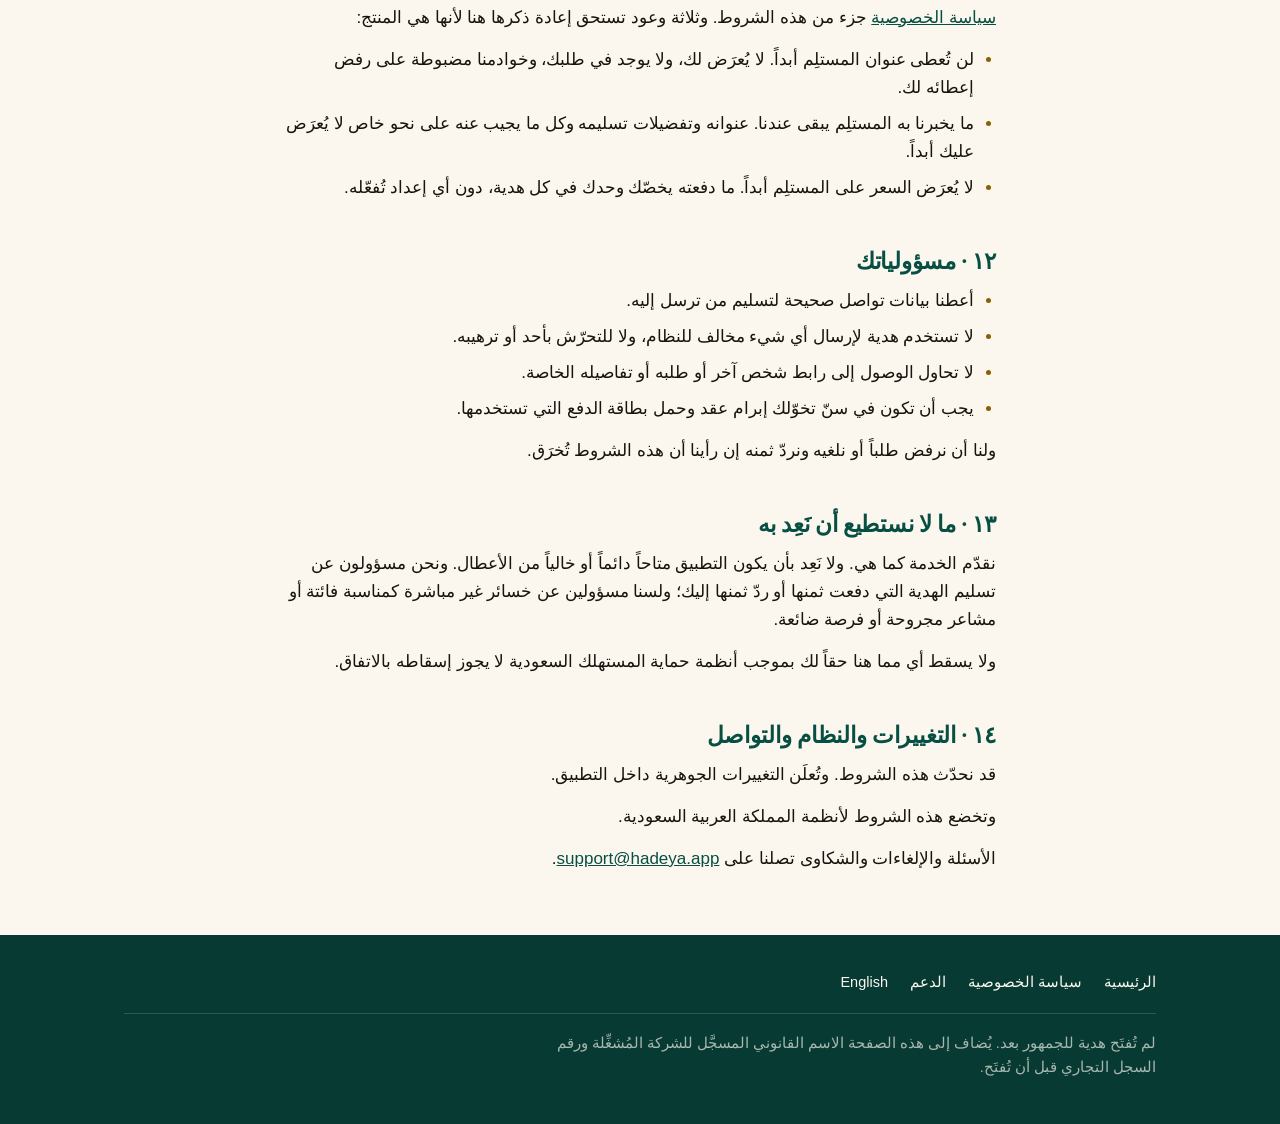
<file: ar/terms/index.html>
<!DOCTYPE html>
<html lang="ar" dir="rtl">
<head>
<meta charset="utf-8">
<meta name="viewport" content="width=device-width, initial-scale=1">
<title>شروط الخدمة — هدية</title>
<meta name="description" content="ماذا تبيع هدية، وكيف يتم الدفع، وماذا يحدث إن لم تُفتَح هدية أبداً.">
<link rel="stylesheet" href="/site.css">
<link rel="icon" href="/favicon.ico">
<link rel="alternate" hreflang="en" href="/terms/">
</head>
<body>
<header class="top">
  <div class="top-inner">
    <a class="brand" href="/ar/"><span class="ar-mark">هدية</span> Hadeya</a>
    <nav class="site-nav">
      <a href="/ar/privacy/">الخصوصية</a>
      <a href="/ar/terms/">الشروط</a>
      <a href="/ar/support/">الدعم</a>
      <a class="lang" href="/terms/" lang="en" dir="ltr">English</a>
    </nav>
  </div>
</header>

<main>
  <h1>شروط الخدمة</h1>
  <p class="lede">ماذا تبيع هدية، وكيف يتم الدفع، وماذا يحدث إن لم تُفتَح هدية أبداً. كل سطر أدناه يصف ما يفعله التطبيق وخوادمه فعلاً.</p>
  <p class="doc-meta">تاريخ السريان: يُحدَّد عند النشر — لم تُفتَح هدية للجمهور بعد. يُضاف إلى هذه الصفحة الاسم المسجَّل للشركة المُشغِّلة وتاريخ السريان قبل أن تُفتَح. · <a href="/terms/" lang="en" dir="ltr">English version</a></p>

  <h2>١ · من نحن وما الذي تغطّيه هذه الشروط</h2>
  <p>هدية خدمة إهداء للسعودية. تختار أنت الهدية، ونشتريها نحن ونغلّفها ونوصلها إلى من تسمّيه — دون أن تحتاج إلى معرفة عنوانه.</p>
  <p>تغطّي هذه الشروط استخدامك لتطبيق هدية، والروابط الخاصة التي نُنشئها، وأي هدية تطلبها عبرنا. وبإنشائك طلباً فأنت تقبل هذه الشروط.</p>

  <h2>٢ · لا حاجة إلى حساب</h2>
  <p>يمكنك التصفّح واختيار الهدية والدفع دون إنشاء حساب. وعند فتحك التطبيق لأول مرة نُنشئ جلسة مجهولة كي تبقى سلّتك وأشخاصك وطلباتك لك.</p>
  <p>ولك اختيارياً إضافة بريد إلكتروني — بعد الدفع أو من شاشة الحساب — كي تصل إلى طلباتك من جهاز آخر. ونتحقّق منه برمز يُستخدَم مرة واحدة. وإضافة البريد تُبقي الحساب نفسه وسجل الطلبات نفسه؛ ولا تُنشئ حساباً ثانياً.</p>

  <h2>٣ · ماذا نبيع، وكيف</h2>
  <p>نبيع هدايا مادية تُسلَّم في العالم الحقيقي. ولا نحتفظ بمخزون. فحين تدفع، نشتري هديتك من متجر ونرتّب التوصيل.</p>
  <p>السعر الذي تراه في شاشة المراجعة هو ما تدفعه: الهدية، وأي إضافات أضفتها، وخيار التغليف، والتوصيل، مفصّلة بنداً بنداً. ويُحسَب هذا الرقم على خوادمنا لا في التطبيق، ولا يستطيع التطبيق أن يحمّلك رقماً آخر. وكل الأسعار بالريال السعودي.</p>
  <p>وبمجرد بدء الدفع تُقفَل الهدية وإضافاتها وتغليفها، ولا يمكن تغييرها عبر التطبيق.</p>

  <h2>٤ · الدفع</h2>
  <p>الدفع يتولاه ميسّر، مزوّد دفع سعودي مرخّص. تُدخِل بيانات بطاقتك في صفحة الدفع المستضافة لدى ميسّر نفسه. ولا ترى هدية رقم بطاقتك ولا تخزّنه أبداً. ولا نخزّن سوى مرجع الدفعة والمبلغ وهل نجحت.</p>
  <p>ويُؤكَّد طلبك حين يخبر ميسّر خادمنا بأن الدفعة قد حُصِّلت — لا حين تُغلَق صفحة الدفع. فإن أغلقتها قبل أن تنتهي، قال لك التطبيق إنه يؤكّد وانتظر الجواب الحقيقي بدل أن يخمّن.</p>

  <h2>٥ · الرابط الخاص ونافذة الأربعة عشر يوماً</h2>
  <p>حين ترسل هدية نُنشئ رابطاً خاصاً ونعطيه لك لتمرّره بالطريقة التي تختارها.</p>
  <p>الرابط صالح أربعة عشر يوماً من لحظة إنشائه. وتلك اللحظة هي حين ترسل الهدية، وهي تسبق دفعك — فإن شاركت الرابط ثم دفعت لاحقاً، يكون جزء من النافذة قد مضى. وإعادة مشاركة الرابط لا تُعيد بدء المدة.</p>
  <p>ومن يستلم الهدية لا يُعرَض عليه عدّاد تنازلي ولا موعد نهائي. وهذا مقصود: لا نريد للهدية أن تبدو مطالبة.</p>

  <h2>٦ · إن لم تُفتَح الهدية في الوقت</h2>
  <p>إن لم يفتح أحد الرابط ويُكمله خلال أربعة عشر يوماً:</p>
  <ul>
    <li>يتوقّف الرابط عن العمل فوراً عند تمام أربعة عشر يوماً. ومن يفتحه بعد ذلك يرى أنه أُغلِق.</li>
    <li>وخلال الساعة التالية نُلغي الطلب ونطلب استرداد المبلغ.</li>
    <li>ويُردّ إليك كامل ما دُفِع منك. ولا نخصم توصيلاً ولا تغليفاً ولا إضافات ولا أي رسوم — حتى لو كنّا قد اشترينا الهدية فعلاً. ويُصرَف الاسترداد إلى البطاقة التي دفعت بها عبر ميسّر، ثم تسري مدة معالجته لديهم.</li>
    <li>وسترى ذلك على الطلب داخل التطبيق.</li>
  </ul>
  <p>ولا نُشعِرك حين يحدث هذا. فلا بريد ولا رسالة نصية ولا إشعار دفع — سترى الأمر في المرة التالية التي تفتح فيها التطبيق.</p>

  <h2>٧ · إن غيّرت رأيك — الإلغاء والاسترداد</h2>
  <p>هدية لا تشتري هديتك إلا بعد إتمام الدفع. وحتى لحظة شرائها أو بدء تجهيزها — وبحدٍّ أدنى ١٥ دقيقة بعد الدفع دائماً — يمكنك الإلغاء واسترداد المبلغ كاملاً دون أي سؤال. تواصل معنا ونتولّى الأمر فوراً.</p>
  <p>إن كنا قد اشترينا هديتك بالفعل، يظل بإمكانك الإلغاء قبل الإرسال: نعيد لك الثمن بعد خصم التكلفة الفعلية التي ترتّبت على الإلغاء فقط (مثل مشاوير التوصيل المنفَّذة أو مبالغ لدى المورّد يتعذّر استردادها)، ونخبرك بقيمة الخصم بدقة قبل أن تؤكّد.</p>
  <p>الهدايا العادية غير المخصّصة وغير القابلة للتلف يمكن إرجاعها خلال ٧ أيام من التسليم ما دامت غير مستخدمة وبحالتها الأصلية، وفقاً لنظام التجارة الإلكترونية السعودي. تتحمّل تكلفة إعادة التوصيل الفعلية، ونعيد إليك ما سواها.</p>
  <p>بعض الهدايا لا يمكن إلغاؤها بعد بدء تجهيزها لتعذّر إعادة بيعها: الورد الطبيعي والأطعمة بعد بدء التحضير، والقطع المنقوشة أو المخصّصة بعد بدء التخصيص، والتنسيقات المجمَّعة بعد تجميعها. أما بطاقة التجربة فيمكن إلغاؤها واسترداد قيمتها كاملة خلال ٧ أيام من الشراء ما لم تُستخدم؛ والبطاقة المستخدمة، أو الحجز المؤكَّد بتاريخ ومكان محدّدين، نهائي.</p>
  <p>إذا وصلت الهدية تالفة أو مختلفة عمّا وُصفت به، أو أخلفنا موعد تسليم وعدنا به، نستبدلها أو نعيد لك المبلغ كاملاً شاملاً رسوم التوصيل، وعلى نفقتنا. وللورد والأطعمة، نرجو إبلاغنا خلال ٢٤ ساعة مع صورة.</p>
  <p>تُعاد المبالغ بوسيلة الدفع نفسها خلال مدة لا تتجاوز ١٤ يوماً ودون أي رسوم؛ وقد تستغرق البنوك حتى ١٤ يوم عمل لإظهار مبالغ البطاقات. ولا ينتقص أي مما سبق من حقوقك المقرّرة في نظام التجارة الإلكترونية ولائحته التنفيذية.</p>

  <h2>٨ · إن لم يرغب الشخص في الهدية</h2>
  <p>لا يوجد زر رفض — فالهدية لا ينبغي أن تضع أحداً في موضع الرفض الرسمي. فإن لم يفعل المستلِم شيئاً، انتهت صلاحية الرابط بعد أربعة عشر يوماً ورُدّ إليك كامل المبلغ. وإن كان يفضّل شيئاً آخر، تواصل معنا.</p>

  <h2>٩ · التوصيل</h2>
  <p>التوصيل متاح في مدن سعودية مختارة. ونستعين بشركات توصيل خارجية.</p>
  <p>وحمايةً لخصوصية المستلِم، تُقسَم كل عملية توصيل إلى رحلتين منفصلتين: سائق يستلم الهدية من المتجر، وآخر يوصلها إلى المستلِم. ولا يُعطى أي سائق واحد مصدر الهدية ووجهتها معاً.</p>
  <p>ولا نَعِد بتاريخ تسليم ولا بنافذة تسليم. لكننا نخبرك بالمرحلة التي بلغها طلبك، ونخبرك حين يُسلَّم.</p>

  <h2>١٠ · إن لم نستطع الحصول على الهدية</h2>
  <p>إن تبيّن أن الهدية التي اخترتها غير متوفّرة، تواصلنا معك واتفقنا معك على بديل بالقيمة نفسها أو رددنا إليك كامل المبلغ. ويقوم فريقنا بذلك يدوياً؛ فهو ليس آلياً.</p>

  <h2>١١ · الخصوصية</h2>
  <p><a href="/ar/privacy/">سياسة الخصوصية</a> جزء من هذه الشروط. وثلاثة وعود تستحق إعادة ذكرها هنا لأنها هي المنتج:</p>
  <ul>
    <li>لن تُعطى عنوان المستلِم أبداً. لا يُعرَض لك، ولا يوجد في طلبك، وخوادمنا مضبوطة على رفض إعطائه لك.</li>
    <li>ما يخبرنا به المستلِم يبقى عندنا. عنوانه وتفضيلات تسليمه وكل ما يجيب عنه على نحو خاص لا يُعرَض عليك أبداً.</li>
    <li>لا يُعرَض السعر على المستلِم أبداً. ما دفعته يخصّك وحدك في كل هدية، دون أي إعداد تُفعّله.</li>
  </ul>

  <h2>١٢ · مسؤولياتك</h2>
  <ul>
    <li>أعطنا بيانات تواصل صحيحة لتسليم من ترسل إليه.</li>
    <li>لا تستخدم هدية لإرسال أي شيء مخالف للنظام، ولا للتحرّش بأحد أو ترهيبه.</li>
    <li>لا تحاول الوصول إلى رابط شخص آخر أو طلبه أو تفاصيله الخاصة.</li>
    <li>يجب أن تكون في سنّ تخوّلك إبرام عقد وحمل بطاقة الدفع التي تستخدمها.</li>
  </ul>
  <p>ولنا أن نرفض طلباً أو نلغيه ونردّ ثمنه إن رأينا أن هذه الشروط تُخرَق.</p>

  <h2>١٣ · ما لا نستطيع أن نَعِد به</h2>
  <p>نقدّم الخدمة كما هي. ولا نَعِد بأن يكون التطبيق متاحاً دائماً أو خالياً من الأعطال. ونحن مسؤولون عن تسليم الهدية التي دفعت ثمنها أو ردّ ثمنها إليك؛ ولسنا مسؤولين عن خسائر غير مباشرة كمناسبة فائتة أو مشاعر مجروحة أو فرصة ضائعة.</p>
  <p>ولا يسقط أي مما هنا حقاً لك بموجب أنظمة حماية المستهلك السعودية لا يجوز إسقاطه بالاتفاق.</p>

  <h2>١٤ · التغييرات والنظام والتواصل</h2>
  <p>قد نحدّث هذه الشروط. وتُعلَن التغييرات الجوهرية داخل التطبيق.</p>
  <p>وتخضع هذه الشروط لأنظمة المملكة العربية السعودية.</p>
  <p>الأسئلة والإلغاءات والشكاوى تصلنا على <a href="mailto:support@hadeya.app?subject=%D9%87%D8%AF%D9%8A%D8%A9%20%E2%80%94%20%D8%B3%D8%A4%D8%A7%D9%84%20%D8%B9%D9%86%20%D8%B3%D9%8A%D8%A7%D8%B3%D8%A9%20%D8%A7%D9%84%D8%AE%D8%B5%D9%88%D8%B5%D9%8A%D8%A9%20%D8%A3%D9%88%20%D8%B4%D8%B1%D9%88%D8%B7%20%D8%A7%D9%84%D8%AE%D8%AF%D9%85%D8%A9" dir="ltr">support@hadeya.app</a>.</p>
</main>

<footer>
  <div class="foot-inner">
    <nav>
      <a href="/ar/">الرئيسية</a>
      <a href="/ar/privacy/">سياسة الخصوصية</a>
      <a href="/ar/support/">الدعم</a>
      <a href="/terms/" lang="en" dir="ltr">English</a>
    </nav>
    <p class="legal-pending">لم تُفتَح هدية للجمهور بعد. يُضاف إلى هذه الصفحة الاسم القانوني المسجَّل للشركة المُشغِّلة ورقم السجل التجاري قبل أن تُفتَح.</p>
  </div>
</footer>
</body>
</html>
</file>
<file: site.css>
/* Hadeya — company site stylesheet.
   Palette mirrors app/src/ui/tokens/colors.ts (the app's single source of color truth):
   ivory #FBF7EF · paper #FFFDF8 · ink #17140F · green #084F43 · green-deep #063A32 ·
   gold #D49A2A · on-gold #402C04 · deep-gold text #8A5F08 · moonlight #EFE3C0 ·
   wrap Signature cream #F3E9D2 × deep-gold ribbon #B98A36.
   Gold appears ONLY on the one primary action per page (gold role rule).
   No pure #FFFFFF surfaces. No external fonts, no scripts, no tracking.
   Logical properties throughout so the same sheet serves LTR and RTL. */

:root {
  --bg: #fbf7ef;          /* ivory  — app `background` (light) */
  --surface: #fffdf8;     /* paper  — app `surface` */
  --sunken: #f3ecdd;
  --ink: #17140f;
  --muted: #6a5f51;
  --line: #eadfcd;
  --line-strong: #dbcbaf;
  --green: #084f43;
  --green-deep: #063a32;
  --green-soft: #d9f2df;
  --gold: #d49a2a;
  --gold-pressed: #b98a36;
  --on-gold: #402c04;
  --gold-text: #8a5f08;   /* small gold-colored text on light fills */
  --moonlight: #efe3c0;   /* reveal-only pale cream-gold — content, never the action gold */
  --wrap-box: #f3e9d2;    /* wrap Signature: cream box */
  --wrap-ribbon: #b98a36; /* wrap Signature: deep-gold ribbon */
  --header-veil: rgba(251, 247, 239, 0.88);
  --stage: var(--green);
  --stage-deep: var(--green-deep);
  --on-stage: #fbf7ef;
  --on-stage-soft: rgba(251, 247, 239, 0.84);
  --on-stage-faint: rgba(251, 247, 239, 0.66);
  --stage-line: rgba(251, 247, 239, 0.16);
  --shadow-soft: 0 1px 2px rgba(23, 20, 15, 0.04), 0 12px 32px rgba(23, 20, 15, 0.06);
  --shadow-stage: 0 24px 60px rgba(6, 58, 50, 0.22);
  --serif: Georgia, "Times New Roman", serif;
  --sans: -apple-system, BlinkMacSystemFont, "Segoe UI", Roboto, "Helvetica Neue",
    Arial, "Noto Sans Arabic", "Segoe UI Arabic", sans-serif;
}

@media (prefers-color-scheme: dark) {
  :root {
    --bg: #141210;
    --surface: #1e1b16;
    --sunken: #100e0c;
    --ink: #fbf7ef;
    --muted: #b7ac9a;
    --line: #322c22;
    --line-strong: #453d30;
    --green: #5bc2a2;
    --green-deep: #084f43;
    --green-soft: #163229;
    --gold: #e3b24c;
    --gold-pressed: #c99b36;
    --on-gold: #2a1d04;
    --gold-text: #e3b24c;
    --moonlight: #f0e6c8;
    --wrap-box: #efe3c0;
    --wrap-ribbon: #b98a36;
    --header-veil: rgba(20, 18, 16, 0.88);
    --stage: #084f43;        /* the stage keeps the deep brand green in the dark */
    --stage-deep: #063a32;
    --on-stage: #fbf7ef;
    --on-stage-soft: rgba(251, 247, 239, 0.84);
    --on-stage-faint: rgba(251, 247, 239, 0.66);
    --stage-line: rgba(251, 247, 239, 0.16);
    --shadow-soft: 0 1px 2px rgba(0, 0, 0, 0.3), 0 12px 32px rgba(0, 0, 0, 0.25);
    --shadow-stage: 0 24px 60px rgba(0, 0, 0, 0.45);
  }
}

* { box-sizing: border-box; }

html {
  height: 100%;
  scroll-behavior: smooth;
}

@media (prefers-reduced-motion: reduce) {
  html { scroll-behavior: auto; }
  *, *::before, *::after { transition-duration: 0.01ms !important; }
}

body {
  margin: 0;
  min-height: 100vh;
  display: flex;
  flex-direction: column;
  background: var(--bg);
  color: var(--ink);
  font-family: var(--sans);
  font-size: 17px;
  line-height: 1.65;
  -webkit-font-smoothing: antialiased;
  text-rendering: optimizeLegibility;
}

::selection { background: var(--green-soft); color: var(--ink); }

a { color: var(--green); }

a:focus-visible,
button:focus-visible {
  outline: 2px solid var(--green);
  outline-offset: 3px;
  border-radius: 4px;
}

/* ---------- header ---------- */

.top {
  position: sticky;
  top: 0;
  z-index: 30;
  background: var(--header-veil);
  -webkit-backdrop-filter: blur(14px);
  backdrop-filter: blur(14px);
  border-bottom: 1px solid var(--line);
}

.top-inner {
  max-width: 1080px;
  margin: 0 auto;
  padding: 14px 24px;
  display: flex;
  align-items: baseline;
  justify-content: space-between;
  gap: 16px;
  flex-wrap: wrap;
}

.brand {
  text-decoration: none;
  color: var(--ink);
  font-family: var(--serif);
  font-size: 23px;
  font-weight: 600;
  letter-spacing: 0.01em;
}

.brand .ar-mark {
  color: var(--green);
  font-weight: 600;
}

nav.site-nav {
  display: flex;
  gap: 22px;
  align-items: baseline;
  flex-wrap: wrap;
}

nav.site-nav a {
  color: var(--muted);
  text-decoration: none;
  font-size: 15px;
  transition: color 180ms ease;
}

nav.site-nav a:hover,
nav.site-nav a:focus-visible {
  color: var(--green);
}

nav.site-nav a.lang {
  color: var(--green);
  font-weight: 600;
}

/* ---------- document layout (legal pages) ---------- */

main {
  max-width: 760px;
  margin: 0 auto;
  padding: 56px 24px 48px;
}

h1, h2, h3 {
  font-family: var(--serif);
  font-weight: 600;
  color: var(--green);
  line-height: 1.25;
  letter-spacing: -0.01em;
}

h1 { font-size: clamp(30px, 4.5vw, 40px); margin: 0 0 14px; }
h2 { font-size: 23px; margin: 46px 0 10px; }
h3 { font-size: 18px; margin: 28px 0 8px; }

p { margin: 0 0 14px; }

.lede {
  font-size: 19px;
  color: var(--muted);
  margin-bottom: 28px;
  max-width: 60ch;
}

ul, ol { padding-inline-start: 22px; margin: 0 0 14px; }
li { margin-bottom: 8px; }
li::marker { color: var(--gold-text); }

hr {
  border: none;
  border-top: 1px solid var(--line);
  margin: 40px 0;
}

.doc-meta {
  font-size: 14px;
  color: var(--muted);
  border-bottom: 1px solid var(--line);
  padding-bottom: 16px;
  margin-bottom: 8px;
}

.card {
  background: var(--surface);
  border: 1px solid var(--line);
  border-radius: 18px;
  padding: 24px 26px;
  margin: 24px 0;
  box-shadow: var(--shadow-soft);
}

.card h2, .card h3 { margin-top: 0; }

/* Pending-detail placeholder — template voice, visibly unfinished on purpose. */
.placeholder {
  border: 1px dashed var(--line-strong);
  border-radius: 12px;
  background: var(--sunken);
  color: var(--muted);
  font-size: 15px;
  padding: 16px 20px;
  margin: 16px 0;
}

.contact-line {
  font-size: 15px;
  color: var(--muted);
  letter-spacing: 0.01em;
}

[dir="rtl"] .contact-line { text-align: right; }

/* The single gold action per page. */
.btn-gold {
  display: inline-block;
  background: var(--gold);
  color: var(--on-gold);
  font-weight: 600;
  font-size: 16px;
  text-decoration: none;
  padding: 14px 30px;
  border-radius: 999px;
  margin: 6px 0 10px;
  box-shadow: 0 1px 2px rgba(64, 44, 4, 0.18), 0 8px 24px rgba(212, 154, 42, 0.28);
  transition: background 180ms ease, box-shadow 180ms ease;
}

.btn-gold:hover,
.btn-gold:focus-visible {
  background: var(--gold-pressed);
  box-shadow: 0 1px 2px rgba(64, 44, 4, 0.18), 0 4px 14px rgba(212, 154, 42, 0.24);
}

/* ---------- home page ---------- */

main.home {
  max-width: none;
  padding: 0;
}

.wrap {
  max-width: 1080px;
  margin: 0 auto;
  padding-inline: 24px;
}

/* hero */

.hero {
  padding-block: clamp(48px, 8vw, 96px) clamp(40px, 6vw, 72px);
  display: grid;
  grid-template-columns: minmax(0, 1.05fr) minmax(0, 0.95fr);
  gap: clamp(32px, 5vw, 64px);
  align-items: center;
}

.eyebrow {
  font-size: 13px;
  font-weight: 600;
  letter-spacing: 0.14em;
  text-transform: uppercase;
  color: var(--gold-text);
  margin: 0 0 16px;
}

[dir="rtl"] .eyebrow { letter-spacing: 0.04em; }

.hero h1 {
  font-size: clamp(36px, 5vw, 54px);
  line-height: 1.12;
  letter-spacing: -0.015em;
  margin: 0 0 18px;
}

.hero .lede {
  font-size: clamp(18px, 2vw, 20px);
  margin-bottom: 30px;
}

.hero-cta {
  display: flex;
  align-items: center;
  gap: 20px;
  flex-wrap: wrap;
  margin-bottom: 14px;
}

.hero-cta .btn-gold { margin: 0; }

.soon-note {
  font-size: 15px;
  color: var(--muted);
  margin: 0;
}

.cities-line {
  display: flex;
  align-items: center;
  gap: 10px;
  font-size: 15px;
  color: var(--muted);
  margin: 18px 0 0;
}

.city-chip {
  display: inline-block;
  background: var(--sunken);
  border: 1px solid var(--line);
  color: var(--green);
  font-size: 14px;
  font-weight: 600;
  border-radius: 999px;
  padding: 4px 14px;
}

/* the gift stage — deep-green panel, wrapped-gift mark as the subject */

.hero-stage {
  background: radial-gradient(120% 100% at 50% 0%, var(--stage) 0%, var(--stage-deep) 100%);
  border-radius: 28px;
  padding: clamp(32px, 4vw, 52px) 32px;
  text-align: center;
  box-shadow: var(--shadow-stage);
}

.hero-stage svg {
  display: block;
  width: min(240px, 60%);
  height: auto;
  margin: 0 auto 22px;
}

.stage-caption {
  font-family: var(--serif);
  font-size: 19px;
  color: var(--moonlight);
  margin: 0 0 6px;
}

.stage-sub {
  font-size: 14.5px;
  color: var(--on-stage-faint);
  margin: 0;
}

/* sections */

.section { padding-block: clamp(36px, 5vw, 56px); }

.section-head { max-width: 640px; margin-bottom: 32px; }
.section-head h2 { font-size: clamp(26px, 3vw, 32px); margin: 0 0 10px; }
.section-head p { color: var(--muted); margin: 0; }

.how-grid {
  display: grid;
  grid-template-columns: repeat(auto-fit, minmax(230px, 1fr));
  gap: 16px;
}

.step-card {
  background: var(--surface);
  border: 1px solid var(--line);
  border-radius: 20px;
  padding: 26px 24px;
  box-shadow: var(--shadow-soft);
}

.step-num {
  width: 38px;
  height: 38px;
  border-radius: 50%;
  border: 1px solid var(--line-strong);
  background: var(--sunken);
  color: var(--green);
  font-family: var(--serif);
  font-size: 18px;
  display: flex;
  align-items: center;
  justify-content: center;
  margin-bottom: 16px;
}

.step-card h3 { margin: 0 0 8px; font-size: 18.5px; }
.step-card p { margin: 0; font-size: 15.5px; color: var(--muted); }

/* promises — deep-green panel */

.promises {
  background: radial-gradient(140% 120% at 50% -20%, var(--stage) 0%, var(--stage-deep) 100%);
  border-radius: 28px;
  padding: clamp(32px, 4.5vw, 56px);
  color: var(--on-stage);
  box-shadow: var(--shadow-stage);
}

.promises .section-head { margin-bottom: 28px; }
.promises .section-head h2 { color: var(--moonlight); }
.promises .section-head p { color: var(--on-stage-soft); }

.promise-grid {
  display: grid;
  grid-template-columns: repeat(auto-fit, minmax(230px, 1fr));
  gap: 28px;
}

.promise h3 {
  color: var(--moonlight);
  font-size: 19px;
  margin: 0 0 8px;
  padding-top: 14px;
  border-top: 1px solid var(--stage-line);
}

.promise p { margin: 0; font-size: 15.5px; color: var(--on-stage-soft); }

/* the app */

.app-card {
  background: var(--surface);
  border: 1px solid var(--line);
  border-radius: 24px;
  padding: clamp(28px, 4vw, 44px);
  box-shadow: var(--shadow-soft);
  display: grid;
  grid-template-columns: minmax(0, 1.4fr) minmax(0, 1fr);
  gap: clamp(24px, 4vw, 48px);
  align-items: center;
}

.app-card h2 { margin: 0 0 12px; font-size: clamp(24px, 3vw, 30px); }
.app-card p { color: var(--muted); margin: 0 0 12px; }
.app-card p:last-child { margin-bottom: 0; }

.app-facts { border-inline-start: 1px solid var(--line); padding-inline-start: clamp(24px, 3vw, 40px); }

.app-facts dt {
  font-size: 13px;
  font-weight: 600;
  letter-spacing: 0.1em;
  text-transform: uppercase;
  color: var(--gold-text);
  margin-bottom: 4px;
}

[dir="rtl"] .app-facts dt { letter-spacing: 0.03em; }

.app-facts dd {
  margin: 0 0 18px;
  font-size: 16px;
  color: var(--ink);
}

.app-facts dd:last-child { margin-bottom: 0; }

/* contact close */

.contact-close {
  text-align: center;
  padding-block: clamp(40px, 6vw, 72px);
}

.contact-close h2 { margin: 0 0 10px; font-size: clamp(24px, 3vw, 30px); }
.contact-close p { color: var(--muted); margin: 0 0 6px; }

.contact-close .mail-link {
  font-family: var(--serif);
  font-size: 21px;
  color: var(--green);
  text-decoration-thickness: 1px;
  text-underline-offset: 4px;
}

/* ---------- 404 ---------- */

main.notfound {
  text-align: center;
  padding-block: clamp(72px, 12vw, 140px);
}

main.notfound .lede { margin-inline: auto; }

/* ---------- footer ---------- */

footer {
  background: var(--stage-deep);
  color: var(--on-stage-faint);
  margin-top: auto; /* short pages: footer sits at the viewport bottom */
}

.foot-inner {
  max-width: 1080px;
  margin: 0 auto;
  padding: 36px 24px 44px;
  font-size: 14.5px;
}

.foot-inner nav {
  display: flex;
  gap: 22px;
  flex-wrap: wrap;
  margin-bottom: 18px;
  padding-bottom: 18px;
  border-bottom: 1px solid var(--stage-line);
}

.foot-inner a {
  color: var(--on-stage);
  text-decoration: none;
  transition: color 180ms ease;
}

.foot-inner a:hover,
.foot-inner a:focus-visible { color: var(--moonlight); outline-color: var(--moonlight); }

.legal-pending { max-width: 640px; margin: 0; }

/* ---------- responsive ---------- */

@media (max-width: 860px) {
  .hero { grid-template-columns: 1fr; }
  .hero-stage { order: -1; }
  .hero-stage svg { width: min(180px, 48%); margin-bottom: 16px; }
  .app-card { grid-template-columns: 1fr; }
  .app-facts {
    border-inline-start: none;
    border-top: 1px solid var(--line);
    padding-inline-start: 0;
    padding-top: 22px;
  }
}
</file>
